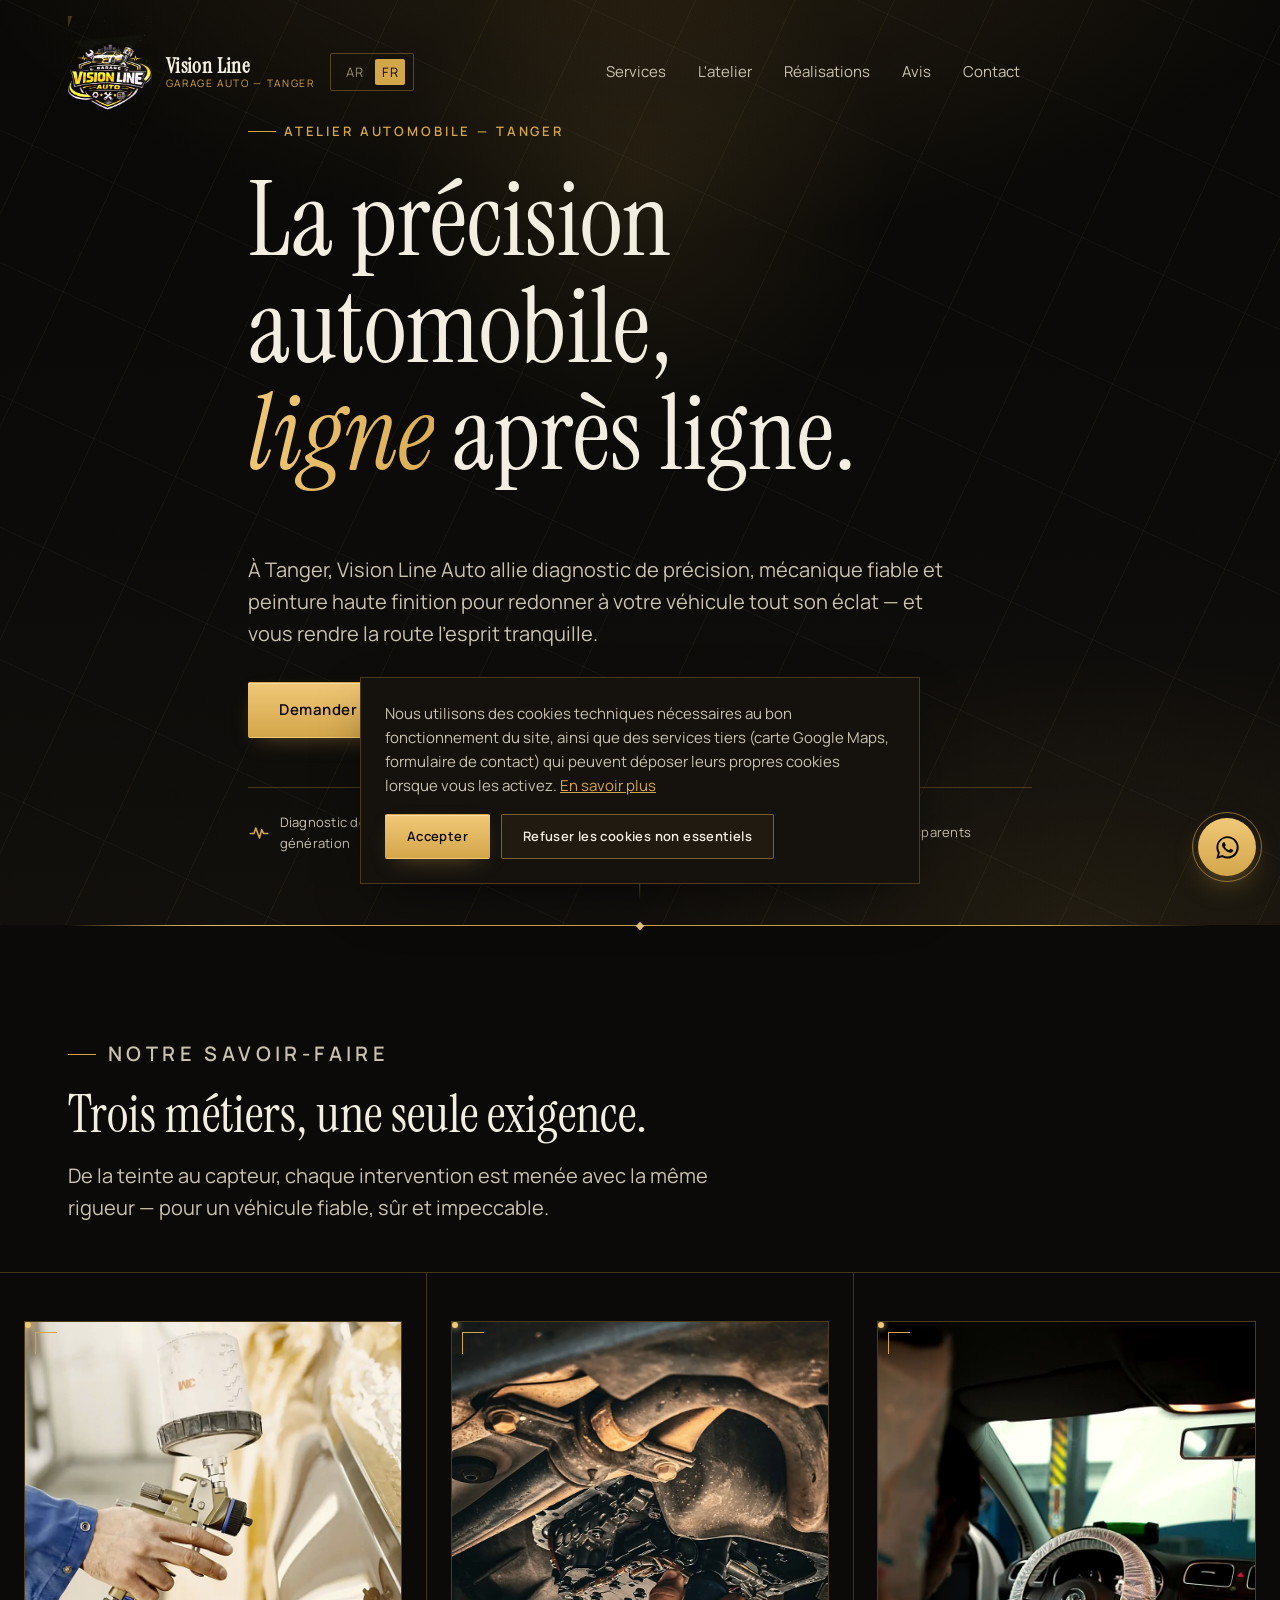
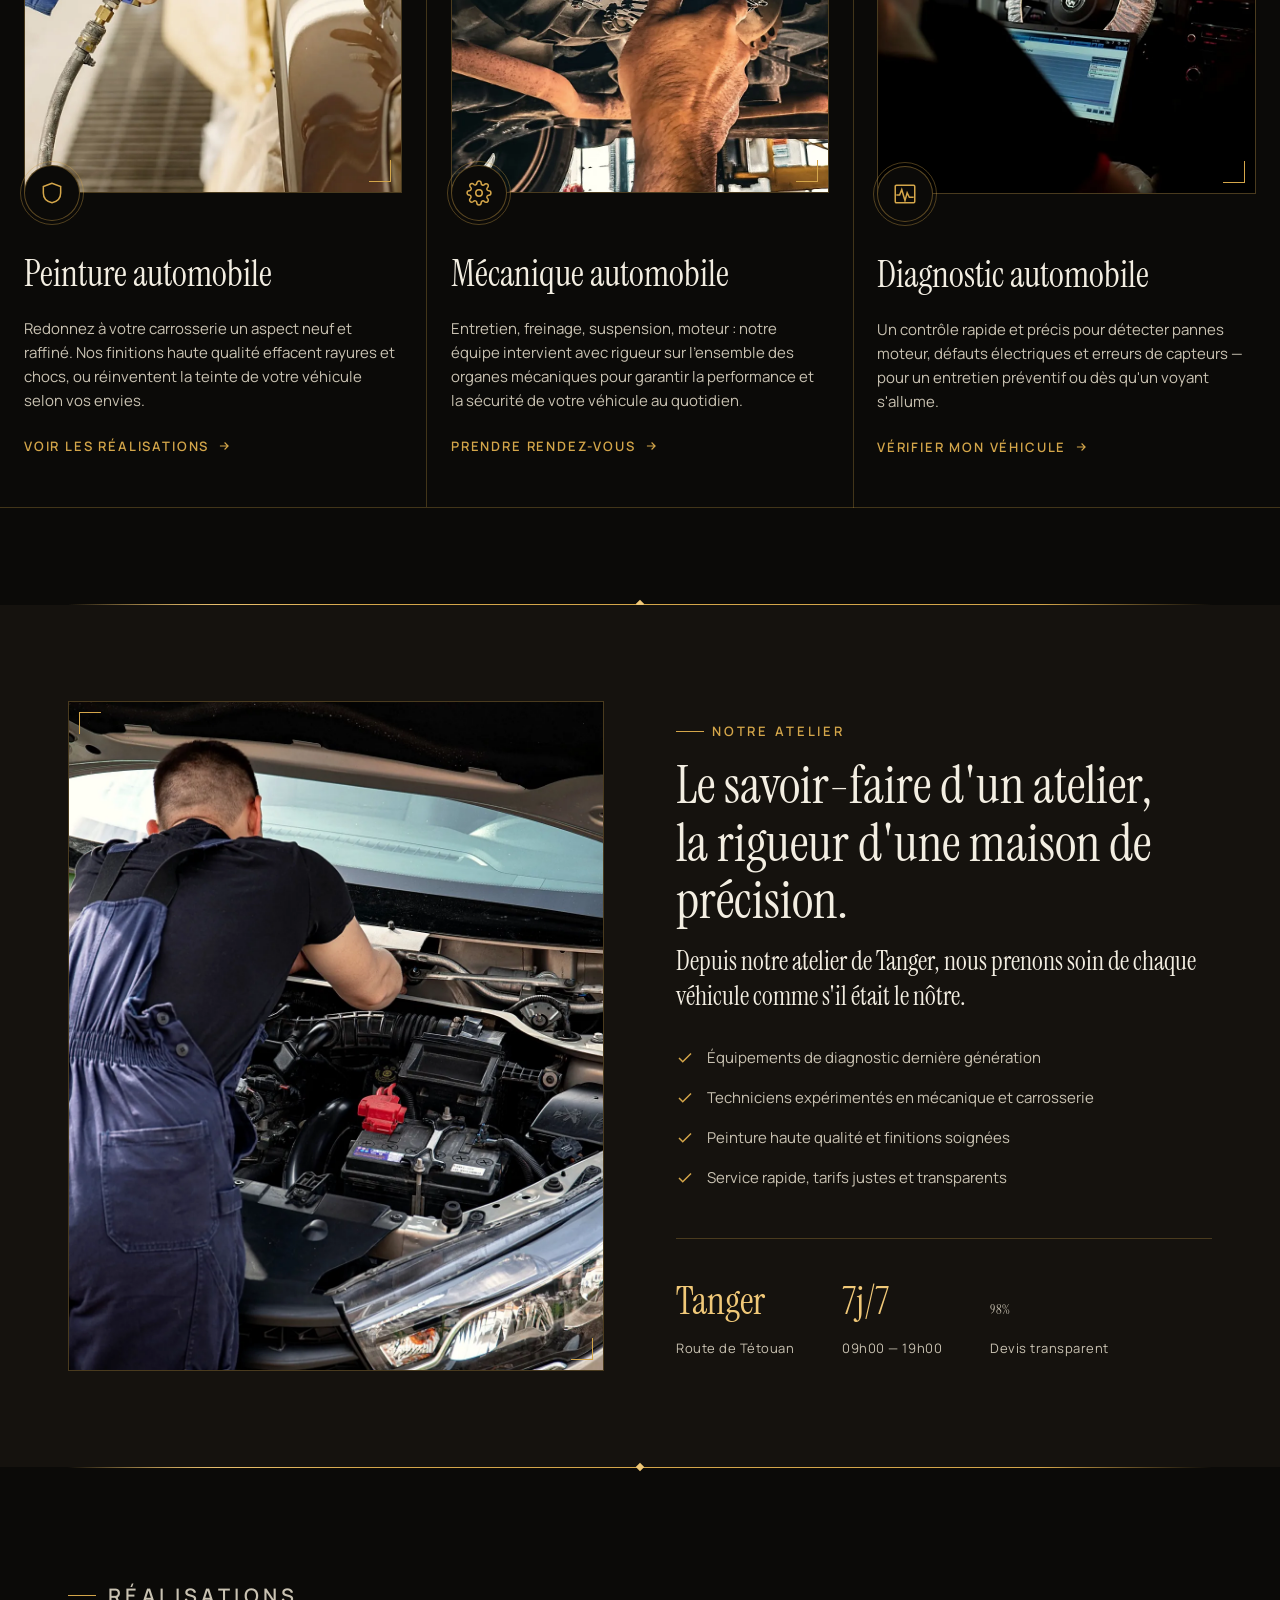
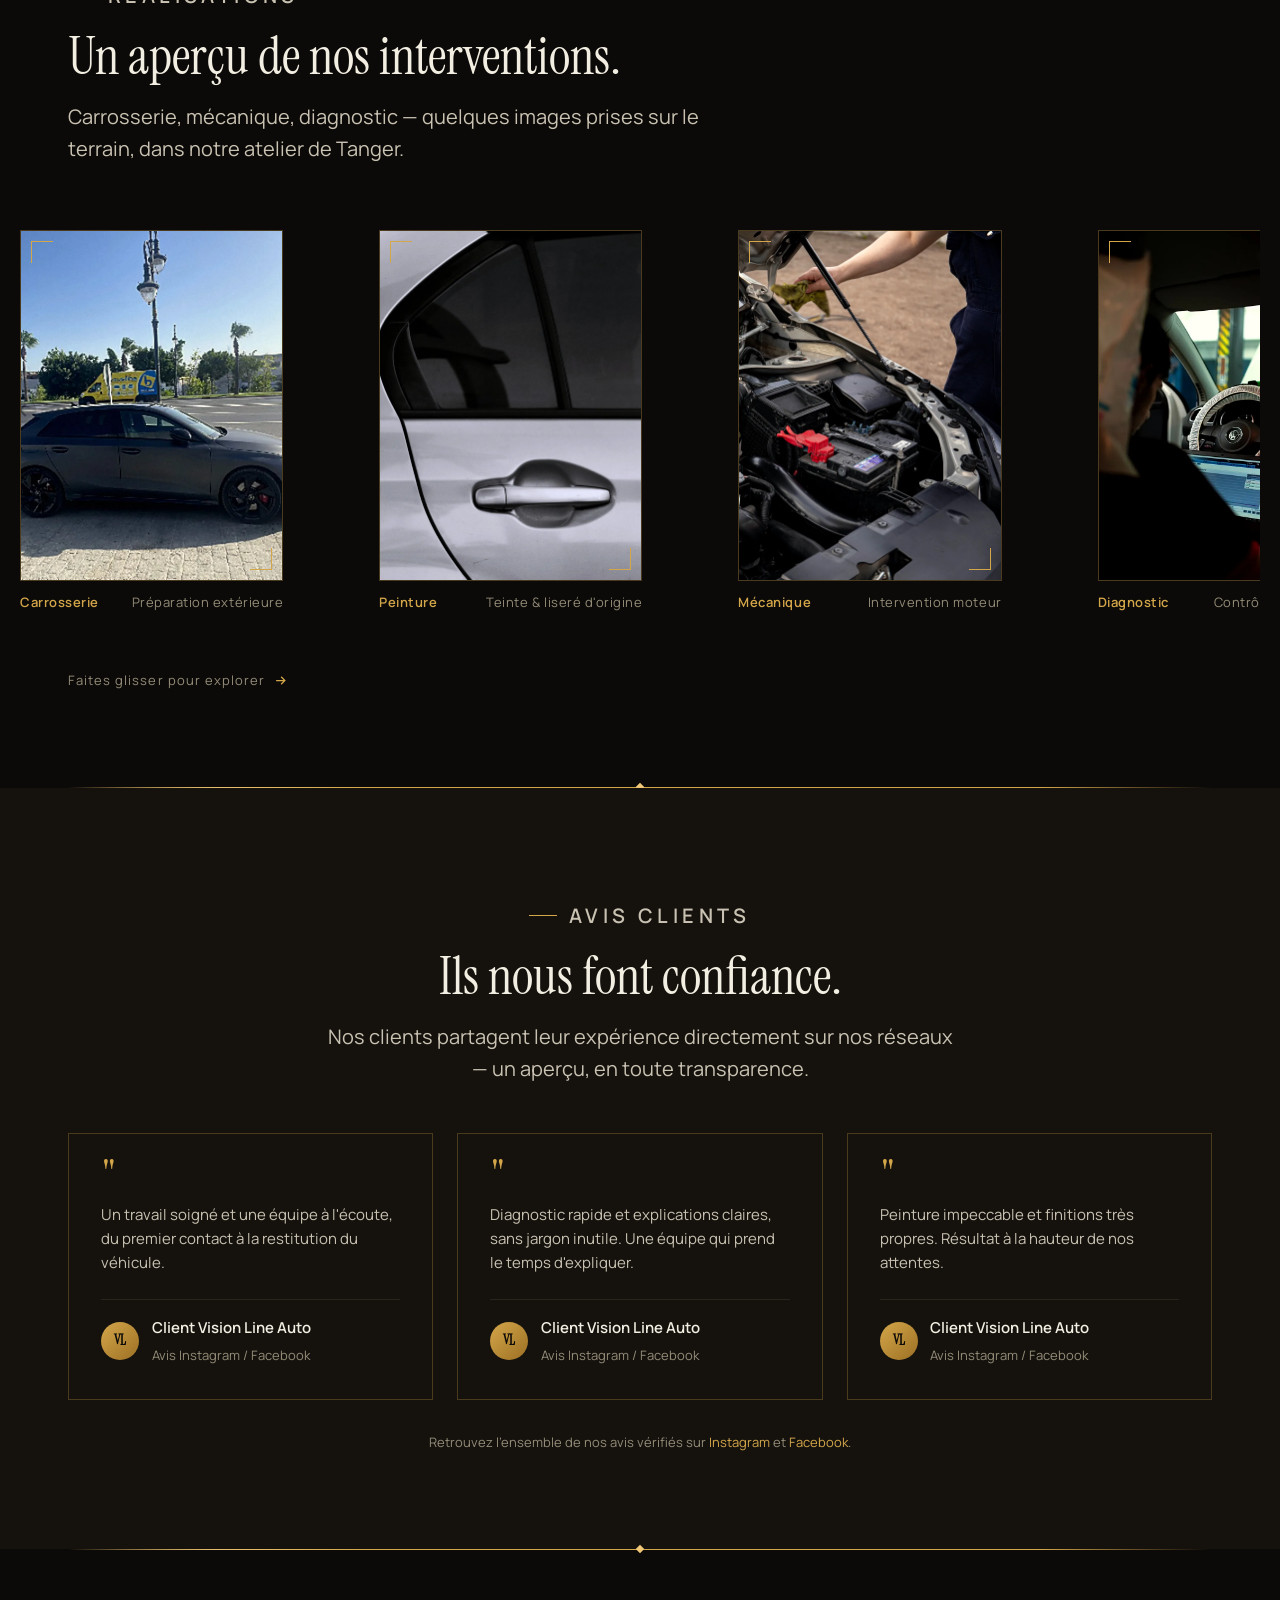
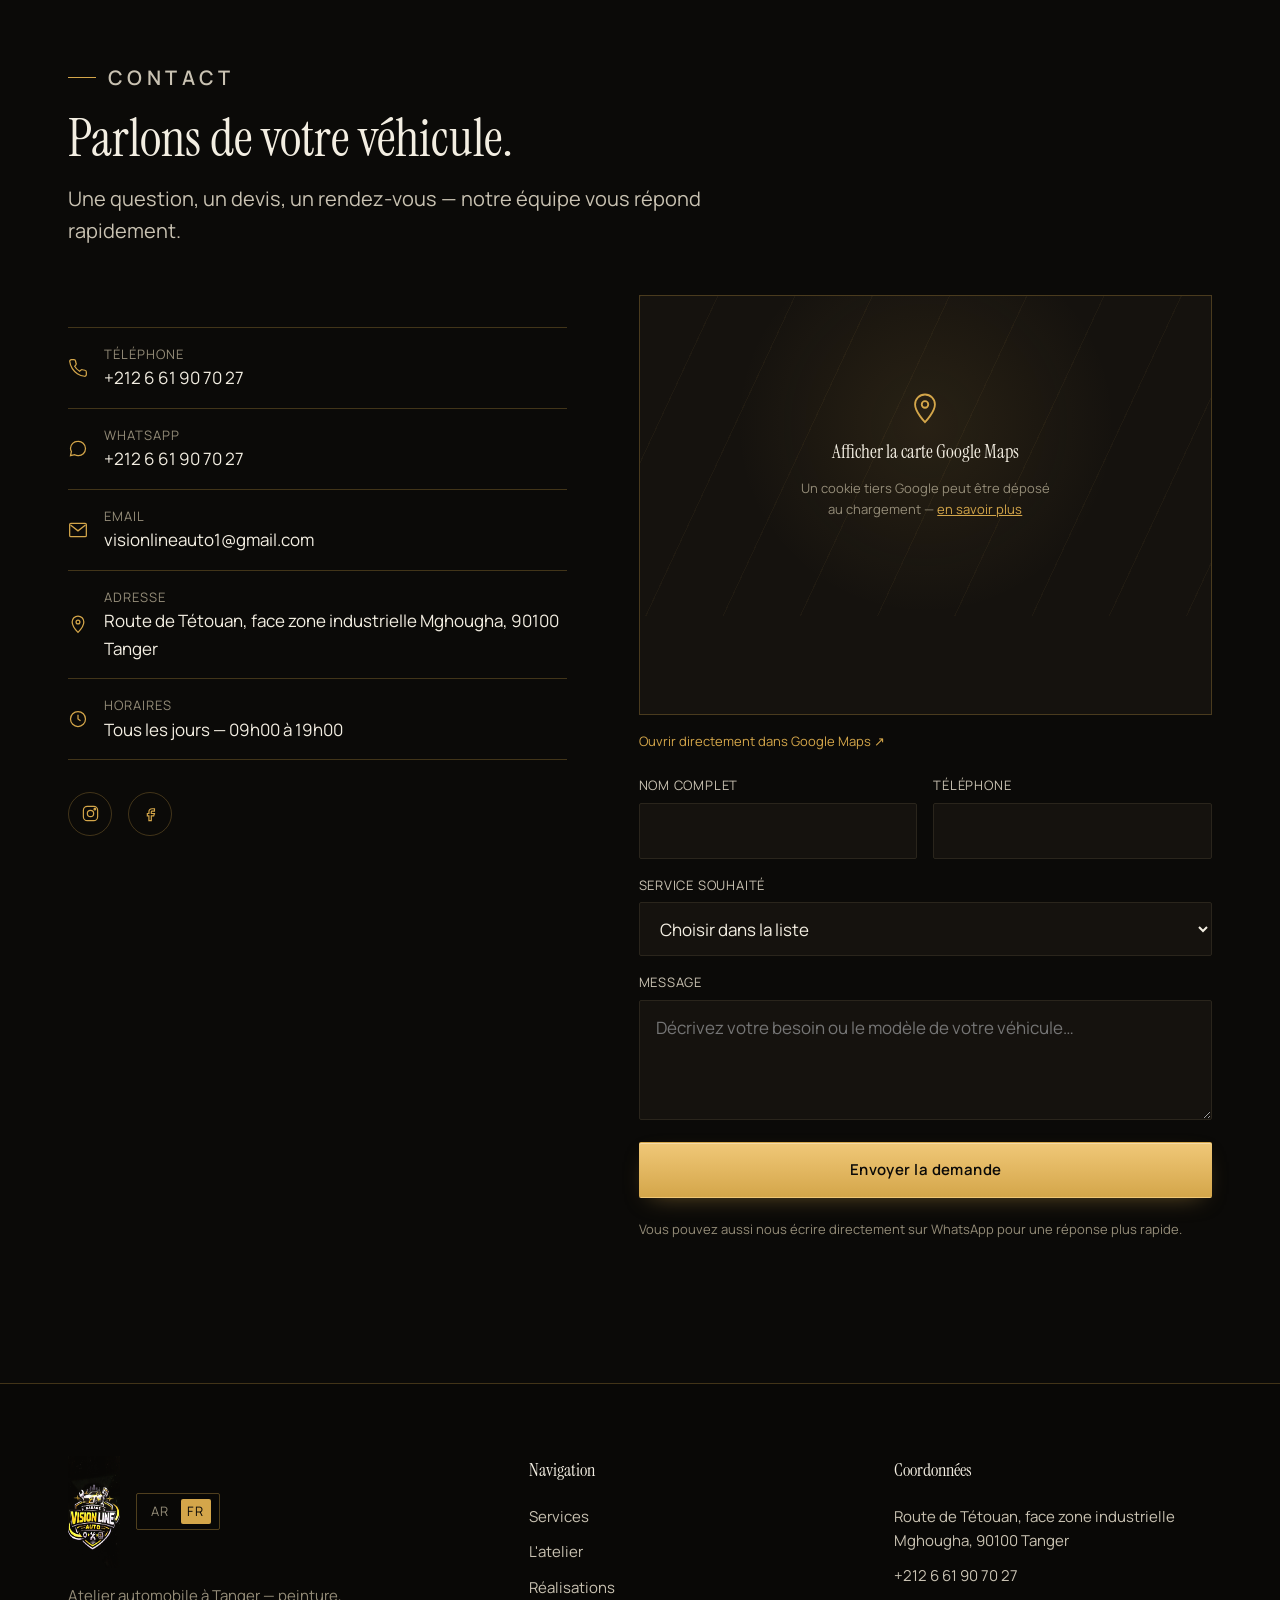
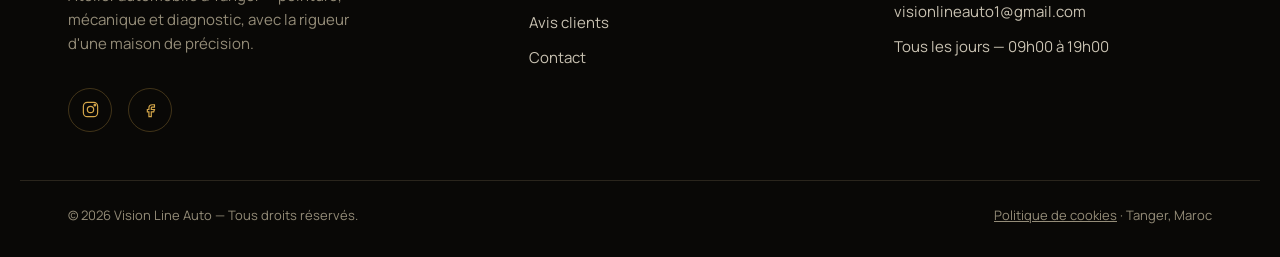
<file: index.html>
<!DOCTYPE html>
<html lang="fr">
<head>
<meta charset="UTF-8">
<meta name="viewport" content="width=device-width, initial-scale=1, viewport-fit=cover">
<title>Vision Line Auto — Carrosserie, Peinture &amp; Mécanique à Tanger</title>
<meta name="description" content="Vision Line Auto, atelier automobile à Tanger : peinture automobile haute finition, mécanique générale et diagnostic de précision. Devis rapide, tarifs transparents.">
<meta name="keywords" content="garage Tanger, peinture automobile Tanger, mécanique automobile Tanger, diagnostic automobile, carrosserie Tanger, Vision Line Auto">
<link rel="canonical" href="https://www.vision-line-auto.ma/">
<link rel="alternate" hreflang="fr" href="https://www.vision-line-auto.ma/">
<link rel="alternate" hreflang="ar" href="https://www.vision-line-auto.ma/ar/">
<link rel="alternate" hreflang="x-default" href="https://www.vision-line-auto.ma/">

<!-- Open Graph -->
<meta property="og:type" content="business.business">
<meta property="og:site_name" content="Vision Line Auto">
<meta property="og:title" content="Vision Line Auto — Carrosserie, Peinture &amp; Mécanique à Tanger">
<meta property="og:description" content="Peinture automobile, mécanique générale et diagnostic de précision. Atelier automobile premium à Tanger.">
<meta property="og:image" content="https://www.vision-line-auto.ma/assets/images/logo/logo-lg.png">
<meta property="og:url" content="https://www.vision-line-auto.ma/">
<meta property="og:locale" content="fr_MA">
<meta property="og:locale:alternate" content="ar_MA">
<meta name="twitter:card" content="summary_large_image">

<link rel="icon" href="favicon.svg" type="image/svg+xml">
<link rel="apple-touch-icon" href="assets/images/logo/logo-md.png">
<meta name="theme-color" content="#0b0a08">

<link rel="preconnect" href="https://fonts.googleapis.com">
<link rel="preconnect" href="https://fonts.gstatic.com" crossorigin>
<link href="https://fonts.googleapis.com/css2?family=Instrument+Serif:ital@0;1&family=Manrope:wght@400;500;600;700;800&display=swap" rel="stylesheet">
<link rel="stylesheet" href="assets/css/style.css?v=3">

<script type="application/ld+json">
{
  "@context": "https://schema.org",
  "@type": "AutoRepair",
  "name": "Vision Line Auto",
  "image": "https://www.vision-line-auto.ma/assets/images/logo/logo-lg.png",
  "url": "https://www.vision-line-auto.ma/",
  "telephone": "+212661907027",
  "email": "visionlineauto1@gmail.com",
  "priceRange": "$$",
  "address": {
    "@type": "PostalAddress",
    "streetAddress": "Route de Tétouan, en face de la zone industrielle Mghougha",
    "postalCode": "90100",
    "addressLocality": "Tanger",
    "addressCountry": "MA"
  },
  "openingHoursSpecification": [{
    "@type": "OpeningHoursSpecification",
    "dayOfWeek": ["Monday","Tuesday","Wednesday","Thursday","Friday","Saturday","Sunday"],
    "opens": "09:00",
    "closes": "19:00"
  }],
  "sameAs": [
    "https://www.instagram.com/vision_line_auto",
    "https://www.facebook.com/profile.php?id=61576056720210"
  ]
}
</script>
</head>
<body>
<a href="#main" class="skip-link">Aller au contenu</a>
<div class="scroll-progress" id="scrollProgress" aria-hidden="true"></div>

<header class="site-header" id="siteHeader">
  <div class="container header-inner">
    <div class="brand-group">
      <a href="#top" class="brand" aria-label="Vision Line Auto — Accueil">
        <span class="brand-mark"><picture><source srcset="assets/images/logo/logo-md.webp" type="image/webp"><img src="assets/images/logo/logo-md.png" alt="Vision Line Auto" width="42" height="55" decoding="async"></picture></span>
        <span class="brand-word"><strong>Vision Line</strong><span>Garage Auto — Tanger</span></span>
      </a>
      <div class="lang-switch" aria-label="Choix de la langue">
        <a href="ar/index.html">AR</a>
        <a href="index.html" class="active" aria-current="page">FR</a>
      </div>
    </div>
    <nav class="main-nav" aria-label="Navigation principale">
      <a href="#services">Services</a>
      <a href="#atelier">L'atelier</a>
      <a href="#realisations">Réalisations</a>
      <a href="#avis">Avis</a>
      <a href="#contact">Contact</a>
    </nav>
    <div class="header-actions">
      <a href="#contact" class="btn btn-gold" style="display:none" id="headerCta">Demander un devis</a>
      <button class="hamburger" id="hamburgerBtn" aria-expanded="false" aria-controls="mobileNav" aria-label="Ouvrir le menu">
        <span></span><span></span><span></span>
      </button>
    </div>
  </div>
</header>

<nav class="mobile-nav" id="mobileNav" aria-label="Navigation mobile">
  <a href="#services">Services</a>
  <a href="#atelier">L'atelier</a>
  <a href="#realisations">Réalisations</a>
  <a href="#avis">Avis</a>
  <a href="#contact">Contact</a>
  <a href="ar/index.html" style="color:var(--gold);margin-top:1rem;">العربية</a>
</nav>

<main id="main">

  <!-- ============ HERO ============ -->
  <section class="hero" id="top">
    <div class="hero-bg">
      <div class="weave"></div>
      <div class="grain"></div>
    </div>
    <div class="container hero-content">
      <p class="hero-eyebrow eyebrow">Atelier automobile — Tanger</p>
      <h1>La précision automobile,<br><em>ligne</em> après ligne.</h1>
      <svg class="thread-lead" viewBox="0 0 180 2" preserveAspectRatio="none" aria-hidden="true"><line x1="0" y1="1" x2="180" y2="1" stroke="url(#g1)" stroke-width="1"/><defs><linearGradient id="g1"><stop offset="0" stop-color="#D4A64A" stop-opacity="0"/><stop offset="0.5" stop-color="#F0C878"/><stop offset="1" stop-color="#D4A64A" stop-opacity="0"/></linearGradient></defs></svg>
      <p class="hero-lede">À Tanger, Vision Line Auto allie diagnostic de précision, mécanique fiable et peinture haute finition pour redonner à votre véhicule tout son éclat — et vous rendre la route l'esprit tranquille.</p>
      <div class="hero-ctas">
        <a href="#contact" class="btn btn-gold">Demander un devis</a>
        <a href="https://wa.me/212661907027?text=Bonjour%20Vision%20Line%20Auto%2C%20je%20souhaite%20avoir%20des%20informations." target="_blank" rel="noopener" class="btn btn-outline">
          <svg viewBox="0 0 24 24" fill="currentColor" width="18" height="18" aria-hidden="true"><path d="M12.04 2C6.58 2 2.13 6.45 2.13 11.91c0 1.79.47 3.47 1.29 4.94L2 22l5.29-1.39a9.9 9.9 0 0 0 4.75 1.21h.01c5.46 0 9.91-4.45 9.91-9.91C21.96 6.45 17.5 2 12.04 2Zm0 18.03h-.01a8.13 8.13 0 0 1-4.14-1.13l-.3-.18-3.14.82.84-3.06-.19-.31a8.12 8.12 0 0 1-1.25-4.36c0-4.49 3.66-8.15 8.16-8.15 2.18 0 4.22.85 5.76 2.39a8.1 8.1 0 0 1 2.39 5.77c0 4.49-3.66 8.21-8.12 8.21Zm4.47-6.13c-.24-.12-1.44-.71-1.67-.79-.22-.08-.39-.12-.55.12-.16.24-.63.79-.78.95-.14.16-.29.18-.53.06-.24-.12-1.02-.38-1.94-1.2-.72-.64-1.2-1.43-1.35-1.67-.14-.24-.02-.37.11-.49.11-.11.24-.29.36-.43.12-.14.16-.24.24-.41.08-.16.04-.31-.02-.43-.06-.12-.55-1.32-.75-1.81-.2-.48-.4-.41-.55-.42-.14-.01-.31-.01-.47-.01-.16 0-.43.06-.65.31-.22.24-.86.84-.86 2.04 0 1.2.88 2.36 1 2.52.12.16 1.73 2.64 4.19 3.7.59.25 1.04.4 1.4.52.59.19 1.12.16 1.54.1.47-.07 1.44-.59 1.64-1.15.2-.57.2-1.05.14-1.15-.06-.1-.22-.16-.46-.28Z"/></svg>
          WhatsApp
        </a>
      </div>
      <div class="hero-badges">
        <div class="hero-badge">
          <svg viewBox="0 0 24 24" fill="none" stroke="currentColor" stroke-width="1.7" stroke-linecap="round" stroke-linejoin="round" aria-hidden="true"><path d="M2.5 12.5h4l2-6 4 11 2.5-9 2 4h4.5"/></svg>
          <span>Diagnostic dernière génération</span>
        </div>
        <div class="hero-badge">
          <svg viewBox="0 0 24 24" fill="none" stroke="currentColor" stroke-width="1.4" aria-hidden="true"><path d="M12 3 4 6v6c0 5 3.5 8 8 9 4.5-1 8-4 8-9V6l-8-3Z"/></svg>
          <span>Peinture haute finition</span>
        </div>
        <div class="hero-badge">
          <svg viewBox="0 0 24 24" fill="none" stroke="currentColor" stroke-width="1.4" aria-hidden="true"><circle cx="12" cy="12" r="9"/><path d="M12 7v5l3 2"/></svg>
          <span>Intervention rapide</span>
        </div>
        <div class="hero-badge">
          <svg viewBox="0 0 24 24" fill="none" stroke="currentColor" stroke-width="1.4" stroke-linejoin="round" aria-hidden="true"><path d="M20.6 13.4 13 21l-9-9V4a1 1 0 0 1 1-1h8l7.6 7.4a2 2 0 0 1 0 3Z"/><circle cx="7.5" cy="7.5" r="1.4" fill="currentColor" stroke="none"/></svg>
          <span>Tarifs transparents</span>
        </div>
      </div>
    </div>
    <div class="scroll-cue" aria-hidden="true"><span>DÉCOUVRIR</span><span class="line"></span></div>
  </section>

  <div class="section-divider"><div class="thread" data-thread></div></div>

  <!-- ============ SERVICES ============ -->
  <section id="services">
    <div class="container">
      <div class="section-head reveal">
        <p class="eyebrow">Notre savoir-faire</p>
        <h2>Trois métiers, une seule exigence.</h2>
        <p>De la teinte au capteur, chaque intervention est menée avec la même rigueur — pour un véhicule fiable, sûr et impeccable.</p>
      </div>
    </div>
    <div class="services-grid reveal-stagger" data-reveal-group>
      <article class="service-card">
        <div class="framed service-photo photo-reveal">
          <picture>
            <source srcset="assets/images/real/service-peinture-pistolet.webp" type="image/webp">
            <img src="assets/images/real/service-peinture-pistolet.jpg" alt="Application de peinture au pistolet sur une carrosserie" loading="lazy" decoding="async" width="854" height="1280">
          </picture>
          <span class="orbit-dot" aria-hidden="true"></span>
        </div>
        <div class="service-icon">
          <svg viewBox="0 0 24 24" fill="none" stroke="currentColor" stroke-width="1.4"><path d="M12 3 4 6v6c0 5 3.5 8 8 9 4.5-1 8-4 8-9V6l-8-3Z"/></svg>
        </div>
        <h3>Peinture automobile</h3>
        <p>Redonnez à votre carrosserie un aspect neuf et raffiné. Nos finitions haute qualité effacent rayures et chocs, ou réinventent la teinte de votre véhicule selon vos envies.</p>
        <a href="#realisations" class="service-link">Voir les réalisations
          <svg viewBox="0 0 24 24" fill="none" stroke="currentColor" stroke-width="2"><path d="M5 12h14M13 6l6 6-6 6"/></svg>
        </a>
      </article>
      <article class="service-card">
        <div class="framed service-photo photo-reveal">
          <picture>
            <source srcset="assets/images/real/service-mecanique-transmission.webp" type="image/webp">
            <img src="assets/images/real/service-mecanique-transmission.jpg" alt="Intervention mécanique sous véhicule, boîte de vitesses" loading="lazy" decoding="async" width="960" height="1280">
          </picture>
          <span class="orbit-dot" aria-hidden="true"></span>
        </div>
        <div class="service-icon">
          <svg viewBox="0 0 24 24" fill="none" stroke="currentColor" stroke-width="1.4"><circle cx="12" cy="12" r="3"/><path d="M19.4 15a1.7 1.7 0 0 0 .3 1.9l.1.1a2 2 0 1 1-2.8 2.8l-.1-.1a1.7 1.7 0 0 0-1.9-.3 1.7 1.7 0 0 0-1 1.5V21a2 2 0 1 1-4 0v-.1a1.7 1.7 0 0 0-1.1-1.6 1.7 1.7 0 0 0-1.9.3l-.1.1a2 2 0 1 1-2.8-2.8l.1-.1a1.7 1.7 0 0 0 .3-1.9 1.7 1.7 0 0 0-1.5-1H3a2 2 0 1 1 0-4h.1a1.7 1.7 0 0 0 1.6-1.1 1.7 1.7 0 0 0-.3-1.9l-.1-.1a2 2 0 1 1 2.8-2.8l.1.1a1.7 1.7 0 0 0 1.9.3H9a1.7 1.7 0 0 0 1-1.5V3a2 2 0 1 1 4 0v.1a1.7 1.7 0 0 0 1 1.5 1.7 1.7 0 0 0 1.9-.3l.1-.1a2 2 0 1 1 2.8 2.8l-.1.1a1.7 1.7 0 0 0-.3 1.9V9a1.7 1.7 0 0 0 1.5 1H21a2 2 0 1 1 0 4h-.1a1.7 1.7 0 0 0-1.5 1Z"/></svg>
        </div>
        <h3>Mécanique automobile</h3>
        <p>Entretien, freinage, suspension, moteur : notre équipe intervient avec rigueur sur l'ensemble des organes mécaniques pour garantir la performance et la sécurité de votre véhicule au quotidien.</p>
        <a href="#contact" class="service-link">Prendre rendez-vous
          <svg viewBox="0 0 24 24" fill="none" stroke="currentColor" stroke-width="2"><path d="M5 12h14M13 6l6 6-6 6"/></svg>
        </a>
      </article>
      <article class="service-card">
        <div class="framed service-photo photo-reveal">
          <picture>
            <source srcset="assets/images/real/service-diagnostic-obd.webp" type="image/webp">
            <img src="assets/images/real/service-diagnostic-obd.jpg" alt="Diagnostic électronique OBD à bord du véhicule" loading="lazy" decoding="async" width="854" height="1280">
          </picture>
          <span class="orbit-dot" aria-hidden="true"></span>
        </div>
        <div class="service-icon">
          <svg viewBox="0 0 24 24" fill="none" stroke="currentColor" stroke-width="1.4"><path d="M4 13h3l2-5 3 10 2-7 2 4h4"/><rect x="3" y="4" width="18" height="16" rx="1"/></svg>
        </div>
        <h3>Diagnostic automobile</h3>
        <p>Un contrôle rapide et précis pour détecter pannes moteur, défauts électriques et erreurs de capteurs — pour un entretien préventif ou dès qu'un voyant s'allume.</p>
        <a href="#contact" class="service-link">Vérifier mon véhicule
          <svg viewBox="0 0 24 24" fill="none" stroke="currentColor" stroke-width="2"><path d="M5 12h14M13 6l6 6-6 6"/></svg>
        </a>
      </article>
    </div>
  </section>

  <div class="section-divider"><div class="thread" data-thread></div></div>

  <!-- ============ ABOUT / ATELIER ============ -->
  <section id="atelier" class="bg-ink">
    <div class="container about-grid">
      <div class="about-media reveal">
        <div class="framed photo-reveal">
          <picture>
            <source srcset="assets/images/real/atelier-technicien-capot.webp" type="image/webp">
            <img src="assets/images/real/atelier-technicien-capot.jpg" alt="Technicien Vision Line Auto intervenant sous le capot d'un véhicule à Tanger" loading="lazy" decoding="async" width="1120" height="1400">
          </picture>
        </div>
      </div>
      <div class="about-text reveal">
        <p class="eyebrow">Notre atelier</p>
        <h2 style="font-family:var(--font-display);font-weight:400;font-size:var(--fs-xl);line-height:1.1;margin-top:var(--sp-2);">Le savoir-faire d'un atelier,<br>la rigueur d'une maison de précision.</h2>
        <p class="lede">Depuis notre atelier de Tanger, nous prenons soin de chaque véhicule comme s'il était le nôtre.</p>
        <ul class="about-list">
          <li><svg viewBox="0 0 24 24" fill="none" stroke="currentColor" stroke-width="2"><path d="M20 6 9 17l-5-5"/></svg>Équipements de diagnostic dernière génération</li>
          <li><svg viewBox="0 0 24 24" fill="none" stroke="currentColor" stroke-width="2"><path d="M20 6 9 17l-5-5"/></svg>Techniciens expérimentés en mécanique et carrosserie</li>
          <li><svg viewBox="0 0 24 24" fill="none" stroke="currentColor" stroke-width="2"><path d="M20 6 9 17l-5-5"/></svg>Peinture haute qualité et finitions soignées</li>
          <li><svg viewBox="0 0 24 24" fill="none" stroke="currentColor" stroke-width="2"><path d="M20 6 9 17l-5-5"/></svg>Service rapide, tarifs justes et transparents</li>
        </ul>
        <div class="stat-row">
          <div class="stat"><b>Tanger</b><span>Route de Tétouan</span></div>
          <div class="stat"><b>7j/7</b><span>09h00 — 19h00</span></div>
          <div class="stat"><b><span data-count-to="100" data-count-suffix="%">0%</span></b><span>Devis transparent</span></div>
        </div>
      </div>
    </div>
  </section>

  <div class="section-divider"><div class="thread" data-thread></div></div>

  <!-- ============ GALLERY ============ -->
  <section id="realisations">
    <div class="container">
      <div class="section-head reveal">
        <p class="eyebrow">Réalisations</p>
        <h2>Un aperçu de nos interventions.</h2>
        <p>Carrosserie, mécanique, diagnostic — quelques images prises sur le terrain, dans notre atelier de Tanger.</p>
      </div>
    </div>
    <div class="container">
      <div class="gallery-strip reveal" data-gallery>
        <figure class="gallery-item">
          <div class="framed photo-reveal">
            <picture>
              <source srcset="assets/images/real/atelier-vehicule-exterieur.webp" type="image/webp">
              <img src="assets/images/real/atelier-vehicule-exterieur.jpg" alt="Véhicule pris en charge par Vision Line Auto avant intervention" loading="lazy" decoding="async" width="660" height="774">
            </picture>
          </div>
          <figcaption class="cap"><b>Carrosserie</b><span>Préparation extérieure</span></figcaption>
        </figure>
        <figure class="gallery-item">
          <div class="framed photo-reveal">
            <picture>
              <source srcset="assets/images/real/atelier-carrosserie-teinte.webp" type="image/webp">
              <img src="assets/images/real/atelier-carrosserie-teinte.jpg" alt="Détail de portière et finition carrosserie après reprise de teinte" loading="lazy" decoding="async" width="1050" height="1400">
            </picture>
          </div>
          <figcaption class="cap"><b>Peinture</b><span>Teinte &amp; liseré d'origine</span></figcaption>
        </figure>
        <figure class="gallery-item">
          <div class="framed photo-reveal">
            <picture>
              <source srcset="assets/images/real/atelier-mecanique-intervention.webp" type="image/webp">
              <img src="assets/images/real/atelier-mecanique-intervention.jpg" alt="Technicien nettoyant le compartiment moteur lors d'une intervention mécanique" loading="lazy" decoding="async" width="1050" height="1400">
            </picture>
          </div>
          <figcaption class="cap"><b>Mécanique</b><span>Intervention moteur</span></figcaption>
        </figure>
        <figure class="gallery-item">
          <div class="framed photo-reveal">
            <picture>
              <source srcset="assets/images/real/service-diagnostic-obd.webp" type="image/webp">
              <img src="assets/images/real/service-diagnostic-obd.jpg" alt="Contrôle diagnostic électronique à bord du véhicule" loading="lazy" decoding="async" width="854" height="1280">
            </picture>
          </div>
          <figcaption class="cap"><b>Diagnostic</b><span>Contrôle électronique</span></figcaption>
        </figure>
        <figure class="gallery-item">
          <div class="framed photo-reveal">
            <picture>
              <source srcset="assets/images/real/atelier-finition-optique.webp" type="image/webp">
              <img src="assets/images/real/atelier-finition-optique.jpg" alt="Détail de finition carrosserie et optique avant" loading="lazy" decoding="async" width="1050" height="1400">
            </picture>
          </div>
          <figcaption class="cap"><b>Finition</b><span>Détail optique</span></figcaption>
        </figure>
        <figure class="gallery-item">
          <div class="framed photo-reveal">
            <picture>
              <source srcset="assets/images/real/service-mecanique-transmission.webp" type="image/webp">
              <img src="assets/images/real/service-mecanique-transmission.jpg" alt="Contrôle et entretien de la transmission" loading="lazy" decoding="async" width="960" height="1280">
            </picture>
          </div>
          <figcaption class="cap"><b>Entretien</b><span>Contrôle &amp; maintenance</span></figcaption>
        </figure>
      </div>
      <p class="gallery-hint">Faites glisser pour explorer
        <svg viewBox="0 0 24 24" fill="none" stroke="currentColor" stroke-width="2"><path d="M5 12h14M13 6l6 6-6 6"/></svg>
      </p>
    </div>
  </section>

  <div class="section-divider"><div class="thread" data-thread></div></div>

  <!-- ============ TESTIMONIALS / SOCIAL PROOF ============ -->
  <section id="avis" class="bg-ink">
    <div class="container">
      <div class="section-head centered reveal">
        <p class="eyebrow">Avis clients</p>
        <h2>Ils nous font confiance.</h2>
        <p>Nos clients partagent leur expérience directement sur nos réseaux — un aperçu, en toute transparence.</p>
      </div>
      <div class="testi-grid reveal-stagger" data-reveal-group>
        <article class="testi-card">
          <span class="testi-quote">"</span>
          <p class="body">Un travail soigné et une équipe à l'écoute, du premier contact à la restitution du véhicule.</p>
          <div class="testi-person">
            <div class="testi-avatar">VL</div>
            <div><b>Client Vision Line Auto</b><span>Avis Instagram / Facebook</span></div>
          </div>
        </article>
        <article class="testi-card">
          <span class="testi-quote">"</span>
          <p class="body">Diagnostic rapide et explications claires, sans jargon inutile. Une équipe qui prend le temps d'expliquer.</p>
          <div class="testi-person">
            <div class="testi-avatar">VL</div>
            <div><b>Client Vision Line Auto</b><span>Avis Instagram / Facebook</span></div>
          </div>
        </article>
        <article class="testi-card">
          <span class="testi-quote">"</span>
          <p class="body">Peinture impeccable et finitions très propres. Résultat à la hauteur de nos attentes.</p>
          <div class="testi-person">
            <div class="testi-avatar">VL</div>
            <div><b>Client Vision Line Auto</b><span>Avis Instagram / Facebook</span></div>
          </div>
        </article>
      </div>
      <p class="testi-note">Retrouvez l'ensemble de nos avis vérifiés sur
        <a href="https://www.instagram.com/vision_line_auto" target="_blank" rel="noopener" class="text-gold">Instagram</a> et
        <a href="https://www.facebook.com/profile.php?id=61576056720210" target="_blank" rel="noopener" class="text-gold">Facebook</a>.
      </p>
    </div>
  </section>

  <div class="section-divider"><div class="thread" data-thread></div></div>

  <!-- ============ CONTACT ============ -->
  <section id="contact">
    <div class="container">
      <div class="section-head reveal">
        <p class="eyebrow">Contact</p>
        <h2>Parlons de votre véhicule.</h2>
        <p>Une question, un devis, un rendez-vous — notre équipe vous répond rapidement.</p>
      </div>
      <div class="contact-grid">
        <div class="reveal">
          <div class="contact-rows">
            <a class="contact-row" href="tel:+212661907027">
              <svg viewBox="0 0 24 24" fill="none" stroke="currentColor" stroke-width="1.5"><path d="M22 16.9v3a2 2 0 0 1-2.2 2 19.8 19.8 0 0 1-8.6-3.1 19.5 19.5 0 0 1-6-6A19.8 19.8 0 0 1 2.1 4.2 2 2 0 0 1 4.1 2h3a2 2 0 0 1 2 1.7c.1.9.3 1.8.6 2.7a2 2 0 0 1-.4 2.1L8 9.9a16 16 0 0 0 6 6l1.4-1.4a2 2 0 0 1 2.1-.4c.9.3 1.8.5 2.7.6a2 2 0 0 1 1.8 2Z"/></svg>
              <span><span class="label">Téléphone</span><span class="value">+212 6 61 90 70 27</span></span>
            </a>
            <a class="contact-row" href="https://wa.me/212661907027" target="_blank" rel="noopener">
              <svg viewBox="0 0 24 24" fill="none" stroke="currentColor" stroke-width="1.5"><path d="M21 11.5a8.4 8.4 0 0 1-8.9 8.4 8.5 8.5 0 0 1-4-1L3 20l1.1-5a8.5 8.5 0 0 1-1.1-4A8.4 8.4 0 0 1 11.5 3 8.5 8.5 0 0 1 21 11.5Z"/></svg>
              <span><span class="label">WhatsApp</span><span class="value">+212 6 61 90 70 27</span></span>
            </a>
            <a class="contact-row" href="mailto:visionlineauto1@gmail.com">
              <svg viewBox="0 0 24 24" fill="none" stroke="currentColor" stroke-width="1.5"><rect x="2" y="4" width="20" height="16" rx="1.5"/><path d="m3 6 9 7 9-7"/></svg>
              <span><span class="label">Email</span><span class="value">visionlineauto1@gmail.com</span></span>
            </a>
            <a class="contact-row" href="https://www.google.com/maps?q=P6RG+99X+Garage+Vision+Line+Auto,+Tangier&ftid=0xd0b810054f9e125:0x547f9bc7f16740e9" target="_blank" rel="noopener">
              <svg viewBox="0 0 24 24" fill="none" stroke="currentColor" stroke-width="1.5"><path d="M12 22s7-7.2 7-12.5A7 7 0 0 0 5 9.5C5 14.8 12 22 12 22Z"/><circle cx="12" cy="9.5" r="2.3"/></svg>
              <span><span class="label">Adresse</span><span class="value">Route de Tétouan, face zone industrielle Mghougha, 90100 Tanger</span></span>
            </a>
            <div class="contact-row">
              <svg viewBox="0 0 24 24" fill="none" stroke="currentColor" stroke-width="1.5"><circle cx="12" cy="12" r="9"/><path d="M12 7v5l3 2"/></svg>
              <span><span class="label">Horaires</span><span class="value">Tous les jours — 09h00 à 19h00</span></span>
            </div>
          </div>
          <div class="social-row">
            <a class="social-btn" href="https://www.instagram.com/vision_line_auto" target="_blank" rel="noopener" aria-label="Instagram Vision Line Auto">
              <svg viewBox="0 0 24 24" fill="none" stroke="currentColor" stroke-width="1.5"><rect x="3" y="3" width="18" height="18" rx="5"/><circle cx="12" cy="12" r="4"/><circle cx="17.5" cy="6.5" r="1"/></svg>
            </a>
            <a class="social-btn" href="https://www.facebook.com/profile.php?id=61576056720210" target="_blank" rel="noopener" aria-label="Facebook Vision Line Auto">
              <svg viewBox="0 0 24 24" fill="none" stroke="currentColor" stroke-width="1.5"><path d="M14 9h3V6h-3a4 4 0 0 0-4 4v2H8v3h2v6h3v-6h3l1-3h-4v-2a1 1 0 0 1 1-1Z"/></svg>
            </a>
          </div>
        </div>

        <div class="reveal">
          <div class="map-frame" id="mapFrame" style="margin-bottom:var(--sp-3);" data-map-src="https://www.google.com/maps?q=Garage+Vision+Line+Auto,+P6RG%2B99X+Tangier&ftid=0xd0b810054f9e125:0x547f9bc7f16740e9&output=embed">
            <button type="button" class="map-placeholder" id="mapLoadBtn">
              <svg viewBox="0 0 24 24" fill="none" stroke="currentColor" stroke-width="1.3" aria-hidden="true"><path d="M12 22s7-7.2 7-12.5A7 7 0 0 0 5 9.5C5 14.8 12 22 12 22Z"/><circle cx="12" cy="9.5" r="2.3"/></svg>
              <span>Afficher la carte Google Maps</span>
              <small>Un cookie tiers Google peut être déposé au chargement — <a href="politique-cookies.html">en savoir plus</a></small>
            </button>
          </div>
          <p style="margin-top:-0.5rem;margin-bottom:var(--sp-3);font-size:var(--fs-xs);">
            <a href="https://www.google.com/maps?q=P6RG+99X+Garage+Vision+Line+Auto,+Tangier&ftid=0xd0b810054f9e125:0x547f9bc7f16740e9&entry=gps" target="_blank" rel="noopener" style="color:var(--gold);">Ouvrir directement dans Google Maps ↗</a>
          </p>
          <form class="contact-form" id="contactForm" action="https://formsubmit.co/visionlineauto1@gmail.com" method="POST">
            <input type="hidden" name="_subject" value="Nouvelle demande — Vision Line Auto">
            <input type="hidden" name="_template" value="table">
            <input type="hidden" name="_captcha" value="false">
            <input type="text" name="_honey" style="display:none">
            <div class="field-row">
              <div class="field">
                <label for="name">Nom complet</label>
                <input id="name" name="Nom" type="text" required autocomplete="name">
              </div>
              <div class="field">
                <label for="phone">Téléphone</label>
                <input id="phone" name="Téléphone" type="tel" required autocomplete="tel">
              </div>
            </div>
            <div class="field">
              <label for="service">Service souhaité</label>
              <select id="service" name="Service" required>
                <option value="" selected disabled>Choisir dans la liste</option>
                <option>Peinture automobile</option>
                <option>Mécanique automobile</option>
                <option>Diagnostic automobile</option>
                <option>Autre demande</option>
              </select>
            </div>
            <div class="field">
              <label for="message">Message</label>
              <textarea id="message" name="Message" required placeholder="Décrivez votre besoin ou le modèle de votre véhicule…"></textarea>
            </div>
            <button type="submit" class="btn btn-gold" style="margin-top:0.4rem;">Envoyer la demande</button>
            <p class="form-note">Vous pouvez aussi nous écrire directement sur WhatsApp pour une réponse plus rapide.</p>
            <p class="form-status" id="formStatus" role="status"></p>
          </form>
        </div>
      </div>
    </div>
  </section>

</main>

<footer class="site-footer">
  <div class="container footer-grid">
    <div class="footer-brand">
      <div class="footer-brand-top">
        <picture><source srcset="assets/images/logo/logo-md.webp" type="image/webp"><img src="assets/images/logo/logo-md.png" alt="Vision Line Auto" width="52" height="68" loading="lazy" decoding="async"></picture>
        <div class="lang-switch" aria-label="Choix de la langue">
          <a href="ar/index.html">AR</a>
          <a href="index.html" class="active" aria-current="page">FR</a>
        </div>
      </div>
      <p>Atelier automobile à Tanger — peinture, mécanique et diagnostic, avec la rigueur d'une maison de précision.</p>
      <div class="social-row">
        <a class="social-btn" href="https://www.instagram.com/vision_line_auto" target="_blank" rel="noopener" aria-label="Instagram"><svg viewBox="0 0 24 24" fill="none" stroke="currentColor" stroke-width="1.5"><rect x="3" y="3" width="18" height="18" rx="5"/><circle cx="12" cy="12" r="4"/><circle cx="17.5" cy="6.5" r="1"/></svg></a>
        <a class="social-btn" href="https://www.facebook.com/profile.php?id=61576056720210" target="_blank" rel="noopener" aria-label="Facebook"><svg viewBox="0 0 24 24" fill="none" stroke="currentColor" stroke-width="1.5"><path d="M14 9h3V6h-3a4 4 0 0 0-4 4v2H8v3h2v6h3v-6h3l1-3h-4v-2a1 1 0 0 1 1-1Z"/></svg></a>
      </div>
    </div>
    <div class="footer-col">
      <h4>Navigation</h4>
      <a href="#services">Services</a>
      <a href="#atelier">L'atelier</a>
      <a href="#realisations">Réalisations</a>
      <a href="#avis">Avis clients</a>
      <a href="#contact">Contact</a>
    </div>
    <div class="footer-col">
      <h4>Coordonnées</h4>
      <p>Route de Tétouan, face zone industrielle Mghougha, 90100 Tanger</p>
      <a href="tel:+212661907027">+212 6 61 90 70 27</a>
      <a href="mailto:visionlineauto1@gmail.com">visionlineauto1@gmail.com</a>
      <p>Tous les jours — 09h00 à 19h00</p>
    </div>
  </div>
  <div class="container footer-bottom">
    <span>© <span id="year"></span> Vision Line Auto — Tous droits réservés.</span>
    <span><a href="politique-cookies.html" style="color:inherit;text-decoration:underline;">Politique de cookies</a> · Tanger, Maroc</span>
  </div>
</footer>

<div class="cookie-banner" id="cookieBanner" role="dialog" aria-live="polite" aria-label="Consentement aux cookies">
  <p>Nous utilisons des cookies techniques nécessaires au bon fonctionnement du site, ainsi que des services tiers (carte Google Maps, formulaire de contact) qui peuvent déposer leurs propres cookies lorsque vous les activez. <a href="politique-cookies.html">En savoir plus</a></p>
  <div class="cookie-actions">
    <button type="button" class="btn btn-gold" id="cookieAccept">Accepter</button>
    <button type="button" class="btn btn-outline" id="cookieDecline">Refuser les cookies non essentiels</button>
  </div>
</div>

<a href="https://wa.me/212661907027?text=Bonjour%20Vision%20Line%20Auto%2C%20je%20souhaite%20avoir%20des%20informations." target="_blank" rel="noopener" class="whatsapp-float" aria-label="Contacter Vision Line Auto sur WhatsApp">
  <svg viewBox="0 0 24 24" fill="currentColor" aria-hidden="true"><path d="M12.04 2C6.58 2 2.13 6.45 2.13 11.91c0 1.79.47 3.47 1.29 4.94L2 22l5.29-1.39a9.9 9.9 0 0 0 4.75 1.21h.01c5.46 0 9.91-4.45 9.91-9.91C21.96 6.45 17.5 2 12.04 2Zm0 18.03h-.01a8.13 8.13 0 0 1-4.14-1.13l-.3-.18-3.14.82.84-3.06-.19-.31a8.12 8.12 0 0 1-1.25-4.36c0-4.49 3.66-8.15 8.16-8.15 2.18 0 4.22.85 5.76 2.39a8.1 8.1 0 0 1 2.39 5.77c0 4.49-3.66 8.21-8.12 8.21Zm4.47-6.13c-.24-.12-1.44-.71-1.67-.79-.22-.08-.39-.12-.55.12-.16.24-.63.79-.78.95-.14.16-.29.18-.53.06-.24-.12-1.02-.38-1.94-1.2-.72-.64-1.2-1.43-1.35-1.67-.14-.24-.02-.37.11-.49.11-.11.24-.29.36-.43.12-.14.16-.24.24-.41.08-.16.04-.31-.02-.43-.06-.12-.55-1.32-.75-1.81-.2-.48-.4-.41-.55-.42-.14-.01-.31-.01-.47-.01-.16 0-.43.06-.65.31-.22.24-.86.84-.86 2.04 0 1.2.88 2.36 1 2.52.12.16 1.73 2.64 4.19 3.7.59.25 1.04.4 1.4.52.59.19 1.12.16 1.54.1.47-.07 1.44-.59 1.64-1.15.2-.57.2-1.05.14-1.15-.06-.1-.22-.16-.46-.28Z"/></svg>
</a>

<script src="assets/js/main.js" defer></script>
</body>
</html>
</file>
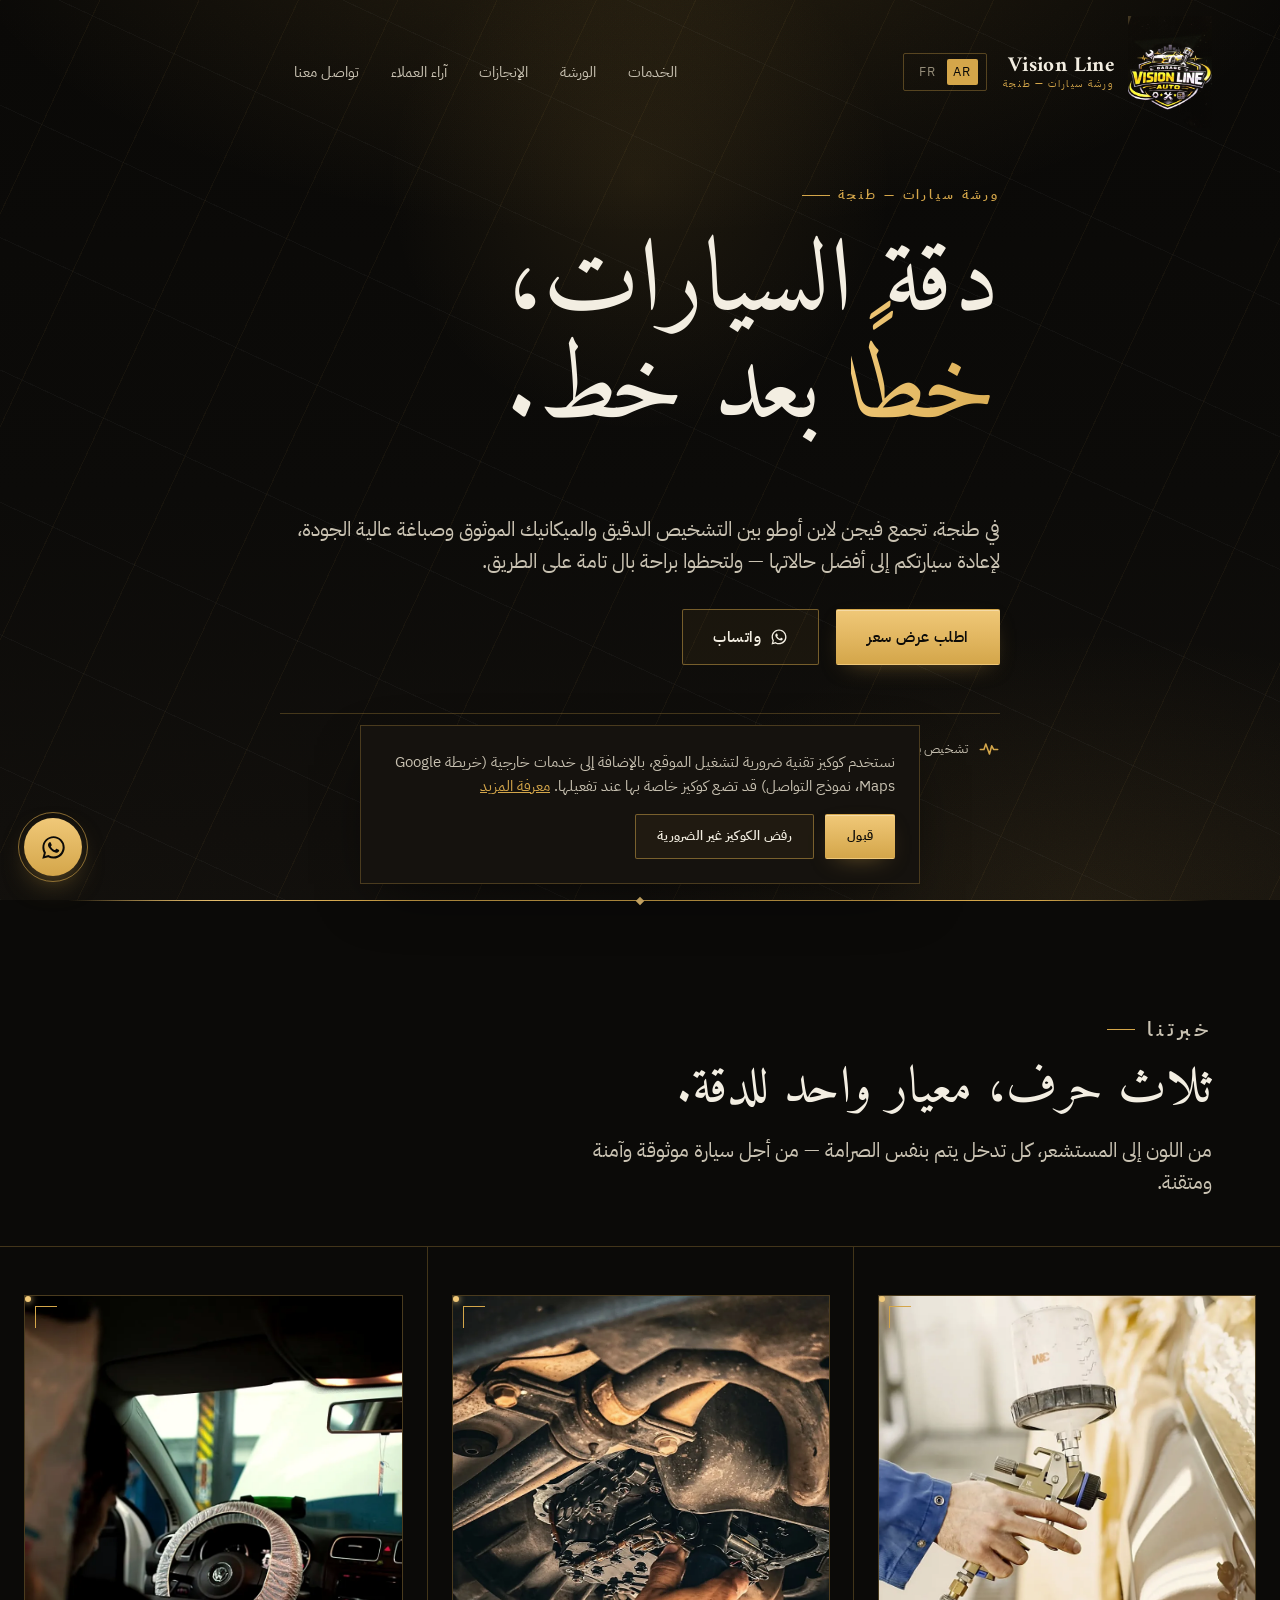
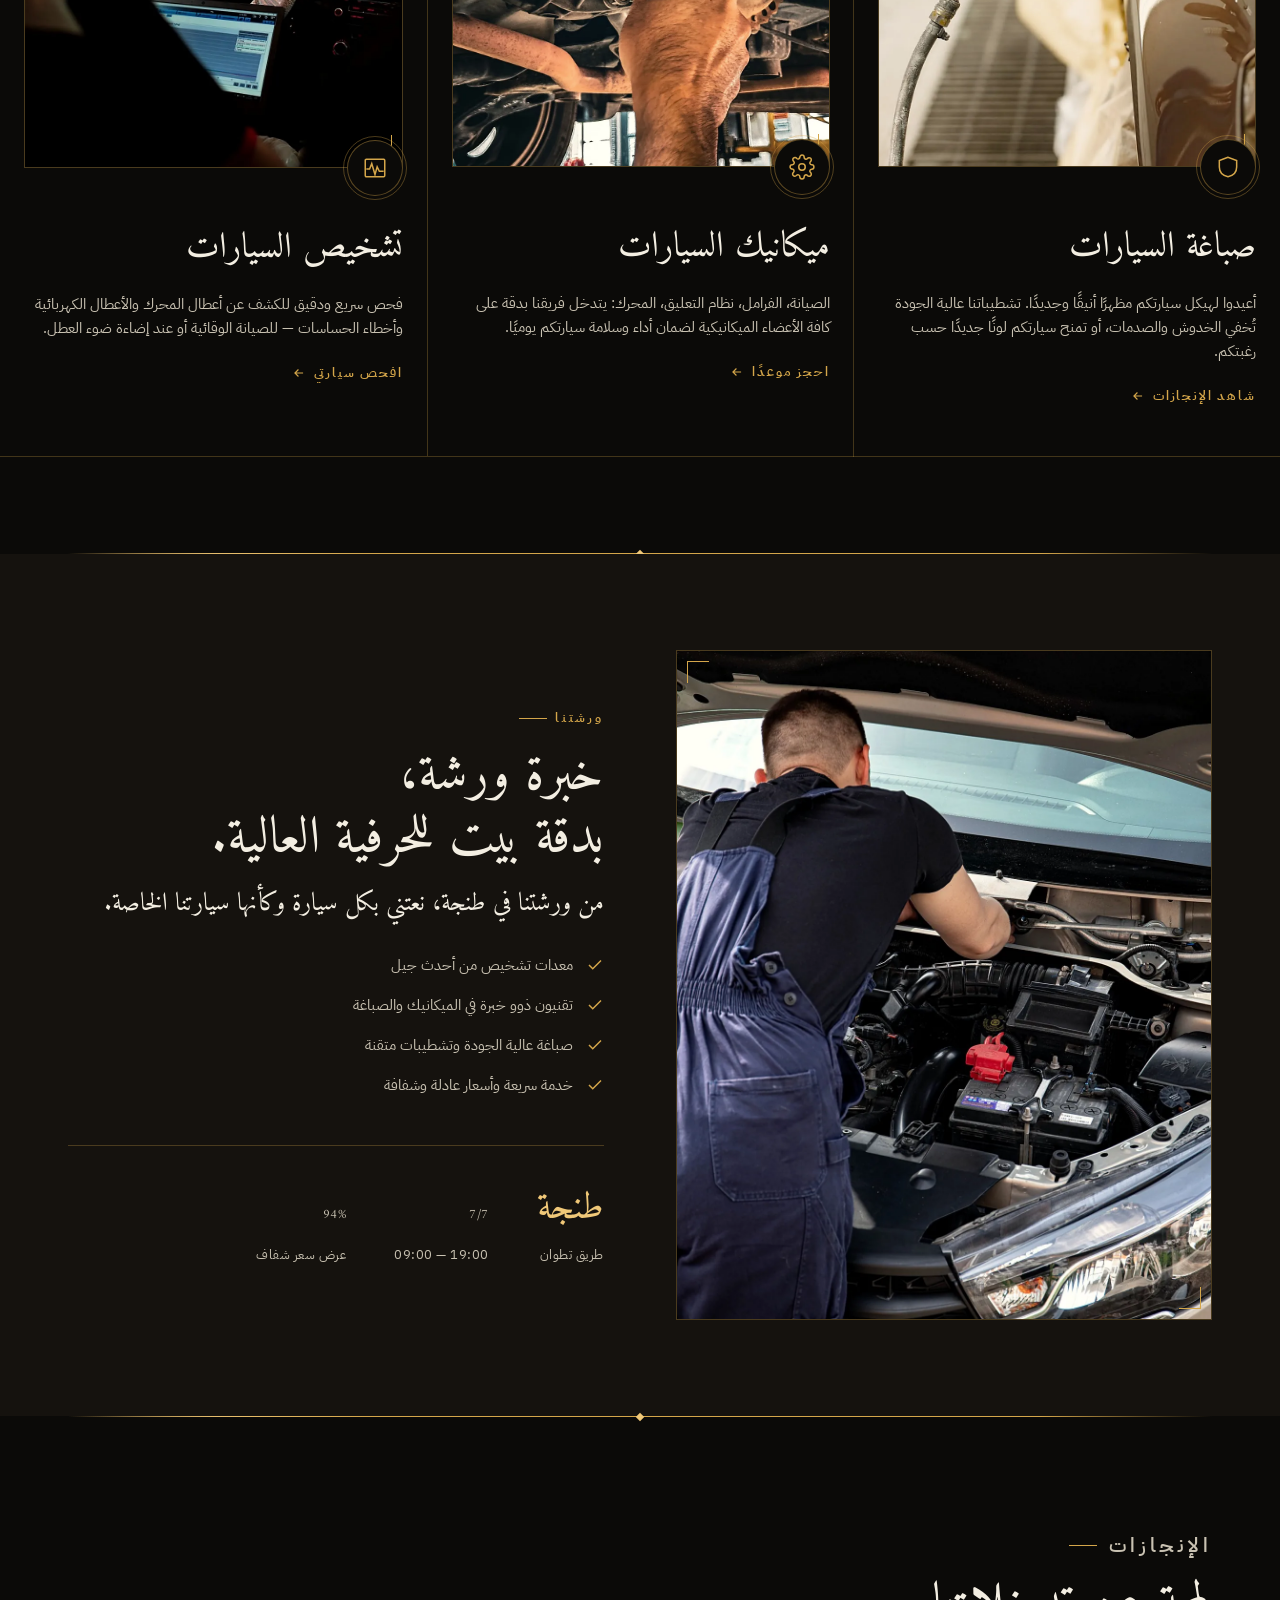
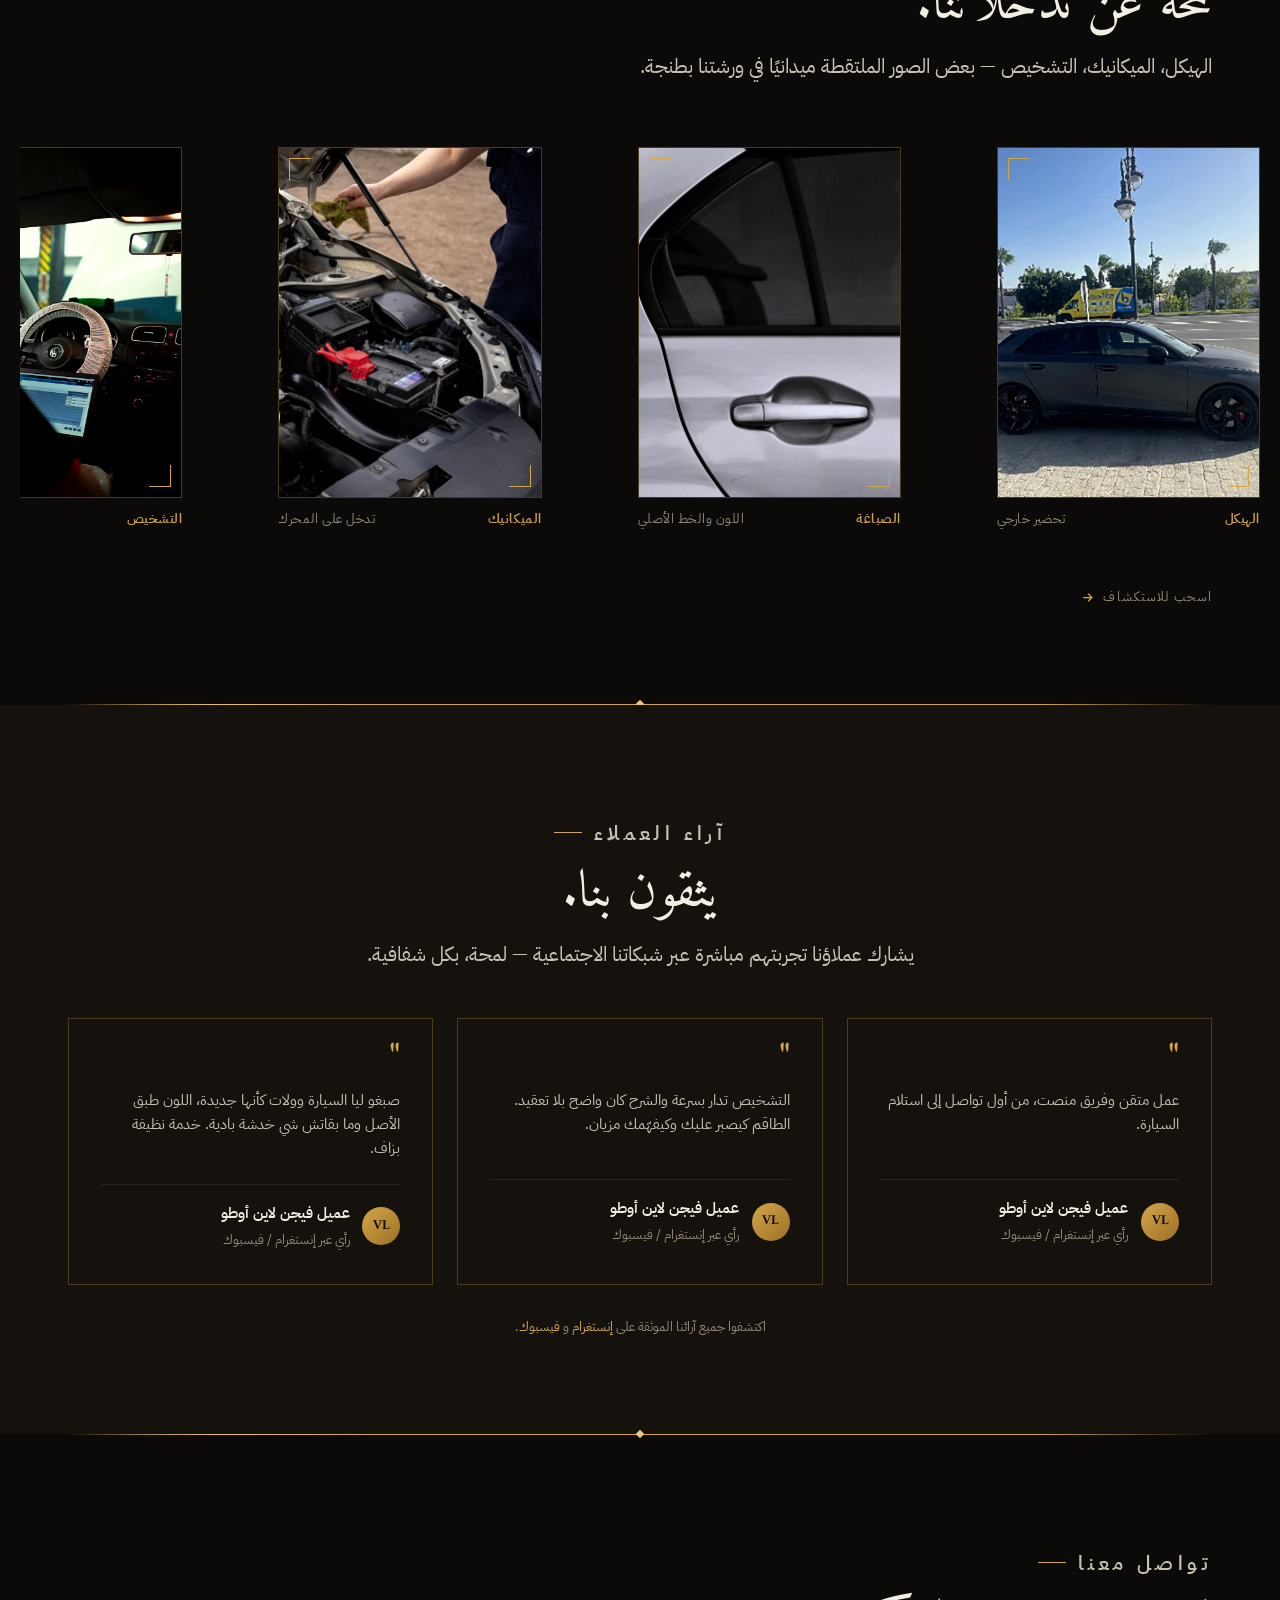
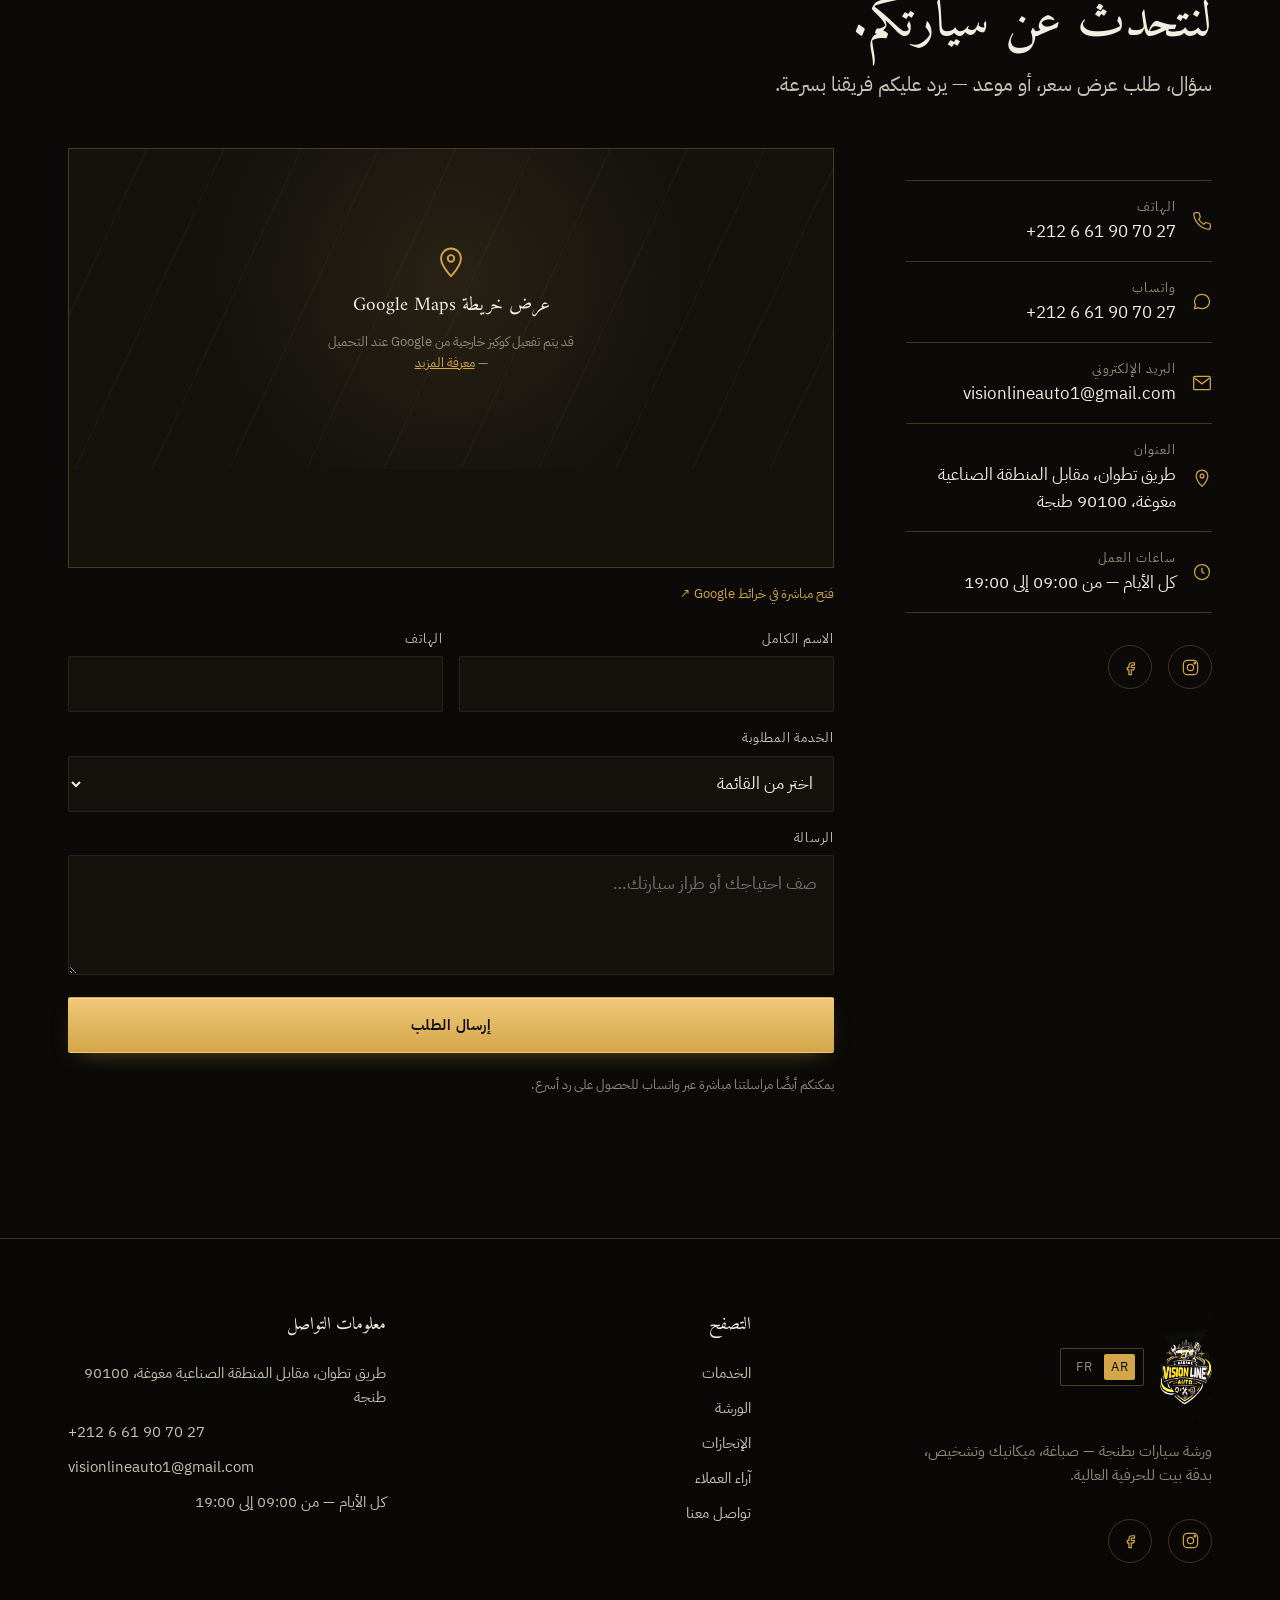
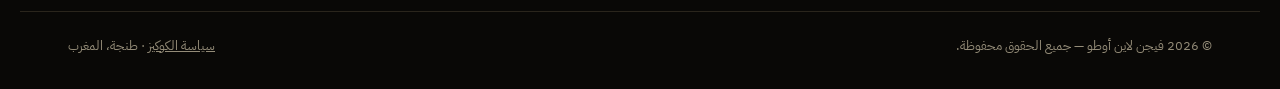
<file: ar/index.html>
<!DOCTYPE html>
<html lang="ar" dir="rtl">
<head>
<meta charset="UTF-8">
<meta name="viewport" content="width=device-width, initial-scale=1, viewport-fit=cover">
<title>فيجن لاين أوطو — إصلاح السيارات، الصباغة والميكانيك بطنجة</title>
<meta name="description" content="فيجن لاين أوطو، ورشة سيارات بطنجة: صباغة سيارات عالية الجودة، ميكانيك عامة وتشخيص دقيق للأعطال. عرض سعر سريع وأسعار شفافة.">
<meta name="keywords" content="ورشة سيارات طنجة, صباغة سيارات طنجة, ميكانيك سيارات طنجة, تشخيص السيارات, فيجن لاين أوطو">
<link rel="canonical" href="https://www.vision-line-auto.ma/ar/">
<link rel="alternate" hreflang="fr" href="https://www.vision-line-auto.ma/">
<link rel="alternate" hreflang="ar" href="https://www.vision-line-auto.ma/ar/">
<link rel="alternate" hreflang="x-default" href="https://www.vision-line-auto.ma/">

<meta property="og:type" content="business.business">
<meta property="og:site_name" content="فيجن لاين أوطو">
<meta property="og:title" content="فيجن لاين أوطو — إصلاح السيارات، الصباغة والميكانيك بطنجة">
<meta property="og:description" content="صباغة سيارات، ميكانيك عامة وتشخيص دقيق. ورشة سيارات فاخرة بطنجة.">
<meta property="og:image" content="https://www.vision-line-auto.ma/assets/images/logo/logo-lg.png">
<meta property="og:url" content="https://www.vision-line-auto.ma/ar/">
<meta property="og:locale" content="ar_MA">
<meta property="og:locale:alternate" content="fr_MA">
<meta name="twitter:card" content="summary_large_image">

<link rel="icon" href="../favicon.svg" type="image/svg+xml">
<link rel="apple-touch-icon" href="../assets/images/logo/logo-md.png">
<meta name="theme-color" content="#0b0a08">

<link rel="preconnect" href="https://fonts.googleapis.com">
<link rel="preconnect" href="https://fonts.gstatic.com" crossorigin>
<link href="https://fonts.googleapis.com/css2?family=Amiri:ital,wght@0,400;0,700;1,400&family=IBM+Plex+Sans+Arabic:wght@300;400;500;600;700&display=swap" rel="stylesheet">
<link rel="stylesheet" href="../assets/css/style.css?v=3">

<script type="application/ld+json">
{
  "@context": "https://schema.org",
  "@type": "AutoRepair",
  "name": "Vision Line Auto",
  "image": "https://www.vision-line-auto.ma/assets/images/logo/logo-lg.png",
  "url": "https://www.vision-line-auto.ma/ar/",
  "telephone": "+212661907027",
  "email": "visionlineauto1@gmail.com",
  "priceRange": "$$",
  "address": {
    "@type": "PostalAddress",
    "streetAddress": "Route de Tétouan, en face de la zone industrielle Mghougha",
    "postalCode": "90100",
    "addressLocality": "Tanger",
    "addressCountry": "MA"
  },
  "openingHoursSpecification": [{
    "@type": "OpeningHoursSpecification",
    "dayOfWeek": ["Monday","Tuesday","Wednesday","Thursday","Friday","Saturday","Sunday"],
    "opens": "09:00",
    "closes": "19:00"
  }],
  "sameAs": [
    "https://www.instagram.com/vision_line_auto",
    "https://www.facebook.com/profile.php?id=61576056720210"
  ]
}
</script>
</head>
<body>
<a href="#main" class="skip-link">الانتقال إلى المحتوى</a>
<div class="scroll-progress" id="scrollProgress" aria-hidden="true"></div>

<header class="site-header" id="siteHeader">
  <div class="container header-inner">
    <div class="brand-group">
      <a href="#top" class="brand" aria-label="فيجن لاين أوطو — الرئيسية">
        <span class="brand-mark"><picture><source srcset="../assets/images/logo/logo-md.webp" type="image/webp"><img src="../assets/images/logo/logo-md.png" alt="فيجن لاين أوطو" width="42" height="55" decoding="async"></picture></span>
        <span class="brand-word"><strong>Vision Line</strong><span>ورشة سيارات — طنجة</span></span>
      </a>
      <div class="lang-switch" aria-label="اختيار اللغة">
        <a href="index.html" class="active" aria-current="page">AR</a>
        <a href="../index.html">FR</a>
      </div>
    </div>
    <nav class="main-nav" aria-label="التصفح الرئيسي">
      <a href="#services">الخدمات</a>
      <a href="#atelier">الورشة</a>
      <a href="#realisations">الإنجازات</a>
      <a href="#avis">آراء العملاء</a>
      <a href="#contact">تواصل معنا</a>
    </nav>
    <div class="header-actions">
      <a href="#contact" class="btn btn-gold" style="display:none" id="headerCta">اطلب عرض سعر</a>
      <button class="hamburger" id="hamburgerBtn" aria-expanded="false" aria-controls="mobileNav" aria-label="فتح القائمة">
        <span></span><span></span><span></span>
      </button>
    </div>
  </div>
</header>

<nav class="mobile-nav" id="mobileNav" aria-label="قائمة الجوال">
  <a href="#services">الخدمات</a>
  <a href="#atelier">الورشة</a>
  <a href="#realisations">الإنجازات</a>
  <a href="#avis">آراء العملاء</a>
  <a href="#contact">تواصل معنا</a>
  <a href="../index.html" style="color:var(--gold);margin-top:1rem;">Français</a>
</nav>

<main id="main">

  <!-- ============ HERO ============ -->
  <section class="hero" id="top">
    <div class="hero-bg">
      <div class="weave"></div>
      <div class="grain"></div>
    </div>
    <div class="container hero-content">
      <p class="hero-eyebrow eyebrow">ورشة سيارات — طنجة</p>
      <h1>دقة السيارات،<br><em>خطًا</em> بعد خط.</h1>
      <svg class="thread-lead" viewBox="0 0 180 2" preserveAspectRatio="none" aria-hidden="true"><line x1="0" y1="1" x2="180" y2="1" stroke="url(#g1)" stroke-width="1"/><defs><linearGradient id="g1"><stop offset="0" stop-color="#D4A64A" stop-opacity="0"/><stop offset="0.5" stop-color="#F0C878"/><stop offset="1" stop-color="#D4A64A" stop-opacity="0"/></linearGradient></defs></svg>
      <p class="hero-lede">في طنجة، تجمع فيجن لاين أوطو بين التشخيص الدقيق والميكانيك الموثوق وصباغة عالية الجودة، لإعادة سيارتكم إلى أفضل حالاتها — ولتحظوا براحة بال تامة على الطريق.</p>
      <div class="hero-ctas">
        <a href="#contact" class="btn btn-gold">اطلب عرض سعر</a>
        <a href="https://wa.me/212661907027?text=%D9%85%D8%B1%D8%AD%D8%A8%D8%A7%D8%8C%20%D8%A3%D8%B1%D8%BA%D8%A8%20%D9%81%D9%8A%20%D8%A7%D9%84%D8%AD%D8%B5%D9%88%D9%84%20%D8%B9%D9%84%D9%89%20%D9%85%D8%B9%D9%84%D9%88%D9%85%D8%A7%D8%AA." target="_blank" rel="noopener" class="btn btn-outline">
          <svg viewBox="0 0 24 24" fill="currentColor" width="18" height="18" aria-hidden="true"><path d="M12.04 2C6.58 2 2.13 6.45 2.13 11.91c0 1.79.47 3.47 1.29 4.94L2 22l5.29-1.39a9.9 9.9 0 0 0 4.75 1.21h.01c5.46 0 9.91-4.45 9.91-9.91C21.96 6.45 17.5 2 12.04 2Zm0 18.03h-.01a8.13 8.13 0 0 1-4.14-1.13l-.3-.18-3.14.82.84-3.06-.19-.31a8.12 8.12 0 0 1-1.25-4.36c0-4.49 3.66-8.15 8.16-8.15 2.18 0 4.22.85 5.76 2.39a8.1 8.1 0 0 1 2.39 5.77c0 4.49-3.66 8.21-8.12 8.21Zm4.47-6.13c-.24-.12-1.44-.71-1.67-.79-.22-.08-.39-.12-.55.12-.16.24-.63.79-.78.95-.14.16-.29.18-.53.06-.24-.12-1.02-.38-1.94-1.2-.72-.64-1.2-1.43-1.35-1.67-.14-.24-.02-.37.11-.49.11-.11.24-.29.36-.43.12-.14.16-.24.24-.41.08-.16.04-.31-.02-.43-.06-.12-.55-1.32-.75-1.81-.2-.48-.4-.41-.55-.42-.14-.01-.31-.01-.47-.01-.16 0-.43.06-.65.31-.22.24-.86.84-.86 2.04 0 1.2.88 2.36 1 2.52.12.16 1.73 2.64 4.19 3.7.59.25 1.04.4 1.4.52.59.19 1.12.16 1.54.1.47-.07 1.44-.59 1.64-1.15.2-.57.2-1.05.14-1.15-.06-.1-.22-.16-.46-.28Z"/></svg>
          واتساب
        </a>
      </div>
      <div class="hero-badges">
        <div class="hero-badge">
          <svg viewBox="0 0 24 24" fill="none" stroke="currentColor" stroke-width="1.7" stroke-linecap="round" stroke-linejoin="round" aria-hidden="true"><path d="M2.5 12.5h4l2-6 4 11 2.5-9 2 4h4.5"/></svg>
          <span>تشخيص بأحدث الأجهزة</span>
        </div>
        <div class="hero-badge">
          <svg viewBox="0 0 24 24" fill="none" stroke="currentColor" stroke-width="1.4" aria-hidden="true"><path d="M12 3 4 6v6c0 5 3.5 8 8 9 4.5-1 8-4 8-9V6l-8-3Z"/></svg>
          <span>صباغة عالية الجودة</span>
        </div>
        <div class="hero-badge">
          <svg viewBox="0 0 24 24" fill="none" stroke="currentColor" stroke-width="1.4" aria-hidden="true"><circle cx="12" cy="12" r="9"/><path d="M12 7v5l3 2"/></svg>
          <span>تدخل سريع</span>
        </div>
        <div class="hero-badge">
          <svg viewBox="0 0 24 24" fill="none" stroke="currentColor" stroke-width="1.4" stroke-linejoin="round" aria-hidden="true"><path d="M20.6 13.4 13 21l-9-9V4a1 1 0 0 1 1-1h8l7.6 7.4a2 2 0 0 1 0 3Z"/><circle cx="7.5" cy="7.5" r="1.4" fill="currentColor" stroke="none"/></svg>
          <span>أسعار شفافة</span>
        </div>
      </div>
    </div>
    <div class="scroll-cue" aria-hidden="true"><span>اكتشف المزيد</span><span class="line"></span></div>
  </section>

  <div class="section-divider"><div class="thread" data-thread></div></div>

  <!-- ============ SERVICES ============ -->
  <section id="services">
    <div class="container">
      <div class="section-head reveal">
        <p class="eyebrow">خبرتنا</p>
        <h2>ثلاث حرف، معيار واحد للدقة.</h2>
        <p>من اللون إلى المستشعر، كل تدخل يتم بنفس الصرامة — من أجل سيارة موثوقة وآمنة ومتقنة.</p>
      </div>
    </div>
    <div class="services-grid reveal-stagger" data-reveal-group>
      <article class="service-card">
        <div class="framed service-photo photo-reveal">
          <picture>
            <source srcset="../assets/images/real/service-peinture-pistolet.webp" type="image/webp">
            <img src="../assets/images/real/service-peinture-pistolet.jpg" alt="تطبيق الصباغة بالمسدس على هيكل سيارة" loading="lazy" decoding="async" width="854" height="1280">
          </picture>
          <span class="orbit-dot" aria-hidden="true"></span>
        </div>
        <div class="service-icon">
          <svg viewBox="0 0 24 24" fill="none" stroke="currentColor" stroke-width="1.4"><path d="M12 3 4 6v6c0 5 3.5 8 8 9 4.5-1 8-4 8-9V6l-8-3Z"/></svg>
        </div>
        <h3>صباغة السيارات</h3>
        <p>أعيدوا لهيكل سيارتكم مظهرًا أنيقًا وجديدًا. تشطيباتنا عالية الجودة تُخفي الخدوش والصدمات، أو تمنح سيارتكم لونًا جديدًا حسب رغبتكم.</p>
        <a href="#realisations" class="service-link">شاهد الإنجازات
          <svg viewBox="0 0 24 24" fill="none" stroke="currentColor" stroke-width="2"><path d="M5 12h14M13 6l6 6-6 6"/></svg>
        </a>
      </article>
      <article class="service-card">
        <div class="framed service-photo photo-reveal">
          <picture>
            <source srcset="../assets/images/real/service-mecanique-transmission.webp" type="image/webp">
            <img src="../assets/images/real/service-mecanique-transmission.jpg" alt="تدخل ميكانيكي أسفل السيارة، علبة السرعات" loading="lazy" decoding="async" width="960" height="1280">
          </picture>
          <span class="orbit-dot" aria-hidden="true"></span>
        </div>
        <div class="service-icon">
          <svg viewBox="0 0 24 24" fill="none" stroke="currentColor" stroke-width="1.4"><circle cx="12" cy="12" r="3"/><path d="M19.4 15a1.7 1.7 0 0 0 .3 1.9l.1.1a2 2 0 1 1-2.8 2.8l-.1-.1a1.7 1.7 0 0 0-1.9-.3 1.7 1.7 0 0 0-1 1.5V21a2 2 0 1 1-4 0v-.1a1.7 1.7 0 0 0-1.1-1.6 1.7 1.7 0 0 0-1.9.3l-.1.1a2 2 0 1 1-2.8-2.8l.1-.1a1.7 1.7 0 0 0 .3-1.9 1.7 1.7 0 0 0-1.5-1H3a2 2 0 1 1 0-4h.1a1.7 1.7 0 0 0 1.6-1.1 1.7 1.7 0 0 0-.3-1.9l-.1-.1a2 2 0 1 1 2.8-2.8l.1.1a1.7 1.7 0 0 0 1.9.3H9a1.7 1.7 0 0 0 1-1.5V3a2 2 0 1 1 4 0v.1a1.7 1.7 0 0 0 1 1.5 1.7 1.7 0 0 0 1.9-.3l.1-.1a2 2 0 1 1 2.8 2.8l-.1.1a1.7 1.7 0 0 0-.3 1.9V9a1.7 1.7 0 0 0 1.5 1H21a2 2 0 1 1 0 4h-.1a1.7 1.7 0 0 0-1.5 1Z"/></svg>
        </div>
        <h3>ميكانيك السيارات</h3>
        <p>الصيانة، الفرامل، نظام التعليق، المحرك: يتدخل فريقنا بدقة على كافة الأعضاء الميكانيكية لضمان أداء وسلامة سيارتكم يوميًا.</p>
        <a href="#contact" class="service-link">احجز موعدًا
          <svg viewBox="0 0 24 24" fill="none" stroke="currentColor" stroke-width="2"><path d="M5 12h14M13 6l6 6-6 6"/></svg>
        </a>
      </article>
      <article class="service-card">
        <div class="framed service-photo photo-reveal">
          <picture>
            <source srcset="../assets/images/real/service-diagnostic-obd.webp" type="image/webp">
            <img src="../assets/images/real/service-diagnostic-obd.jpg" alt="فحص تشخيصي إلكتروني OBD داخل السيارة" loading="lazy" decoding="async" width="854" height="1280">
          </picture>
          <span class="orbit-dot" aria-hidden="true"></span>
        </div>
        <div class="service-icon">
          <svg viewBox="0 0 24 24" fill="none" stroke="currentColor" stroke-width="1.4"><path d="M4 13h3l2-5 3 10 2-7 2 4h4"/><rect x="3" y="4" width="18" height="16" rx="1"/></svg>
        </div>
        <h3>تشخيص السيارات</h3>
        <p>فحص سريع ودقيق للكشف عن أعطال المحرك والأعطال الكهربائية وأخطاء الحساسات — للصيانة الوقائية أو عند إضاءة ضوء العطل.</p>
        <a href="#contact" class="service-link">افحص سيارتي
          <svg viewBox="0 0 24 24" fill="none" stroke="currentColor" stroke-width="2"><path d="M5 12h14M13 6l6 6-6 6"/></svg>
        </a>
      </article>
    </div>
  </section>

  <div class="section-divider"><div class="thread" data-thread></div></div>

  <!-- ============ ABOUT / ATELIER ============ -->
  <section id="atelier" class="bg-ink">
    <div class="container about-grid">
      <div class="about-media reveal">
        <div class="framed photo-reveal">
          <picture>
            <source srcset="../assets/images/real/atelier-technicien-capot.webp" type="image/webp">
            <img src="../assets/images/real/atelier-technicien-capot.jpg" alt="تقني فيجن لاين أوطو يتدخل تحت غطاء محرك سيارة بطنجة" loading="lazy" decoding="async" width="1120" height="1400">
          </picture>
        </div>
      </div>
      <div class="about-text reveal">
        <p class="eyebrow">ورشتنا</p>
        <h2 style="font-family:var(--font-display);font-weight:400;font-size:var(--fs-xl);line-height:1.2;margin-top:var(--sp-2);">خبرة ورشة،<br>بدقة بيت للحرفية العالية.</h2>
        <p class="lede">من ورشتنا في طنجة، نعتني بكل سيارة وكأنها سيارتنا الخاصة.</p>
        <ul class="about-list">
          <li><svg viewBox="0 0 24 24" fill="none" stroke="currentColor" stroke-width="2"><path d="M20 6 9 17l-5-5"/></svg>معدات تشخيص من أحدث جيل</li>
          <li><svg viewBox="0 0 24 24" fill="none" stroke="currentColor" stroke-width="2"><path d="M20 6 9 17l-5-5"/></svg>تقنيون ذوو خبرة في الميكانيك والصباغة</li>
          <li><svg viewBox="0 0 24 24" fill="none" stroke="currentColor" stroke-width="2"><path d="M20 6 9 17l-5-5"/></svg>صباغة عالية الجودة وتشطيبات متقنة</li>
          <li><svg viewBox="0 0 24 24" fill="none" stroke="currentColor" stroke-width="2"><path d="M20 6 9 17l-5-5"/></svg>خدمة سريعة وأسعار عادلة وشفافة</li>
        </ul>
        <div class="stat-row">
          <div class="stat"><b>طنجة</b><span>طريق تطوان</span></div>
          <div class="stat"><b><span dir="ltr">7/7</span></b><span><span dir="ltr">09:00 — 19:00</span></span></div>
          <div class="stat"><b><span data-count-to="100" data-count-suffix="%">0%</span></b><span>عرض سعر شفاف</span></div>
        </div>
      </div>
    </div>
  </section>

  <div class="section-divider"><div class="thread" data-thread></div></div>

  <!-- ============ GALLERY ============ -->
  <section id="realisations">
    <div class="container">
      <div class="section-head reveal">
        <p class="eyebrow">الإنجازات</p>
        <h2>لمحة عن تدخلاتنا.</h2>
        <p>الهيكل، الميكانيك، التشخيص — بعض الصور الملتقطة ميدانيًا في ورشتنا بطنجة.</p>
      </div>
    </div>
    <div class="container">
      <div class="gallery-strip reveal" data-gallery>
        <figure class="gallery-item">
          <div class="framed photo-reveal">
            <picture>
              <source srcset="../assets/images/real/atelier-vehicule-exterieur.webp" type="image/webp">
              <img src="../assets/images/real/atelier-vehicule-exterieur.jpg" alt="سيارة تم استلامها من طرف فيجن لاين أوطو قبل التدخل" loading="lazy" decoding="async" width="660" height="774">
            </picture>
          </div>
          <figcaption class="cap"><b>الهيكل</b><span>تحضير خارجي</span></figcaption>
        </figure>
        <figure class="gallery-item">
          <div class="framed photo-reveal">
            <picture>
              <source srcset="../assets/images/real/atelier-carrosserie-teinte.webp" type="image/webp">
              <img src="../assets/images/real/atelier-carrosserie-teinte.jpg" alt="تفاصيل الباب وتشطيب الهيكل بعد إعادة اللون" loading="lazy" decoding="async" width="1050" height="1400">
            </picture>
          </div>
          <figcaption class="cap"><b>الصباغة</b><span>اللون والخط الأصلي</span></figcaption>
        </figure>
        <figure class="gallery-item">
          <div class="framed photo-reveal">
            <picture>
              <source srcset="../assets/images/real/atelier-mecanique-intervention.webp" type="image/webp">
              <img src="../assets/images/real/atelier-mecanique-intervention.jpg" alt="تقني ينظف حجرة المحرك أثناء تدخل ميكانيكي" loading="lazy" decoding="async" width="1050" height="1400">
            </picture>
          </div>
          <figcaption class="cap"><b>الميكانيك</b><span>تدخل على المحرك</span></figcaption>
        </figure>
        <figure class="gallery-item">
          <div class="framed photo-reveal">
            <picture>
              <source srcset="../assets/images/real/service-diagnostic-obd.webp" type="image/webp">
              <img src="../assets/images/real/service-diagnostic-obd.jpg" alt="فحص تشخيصي إلكتروني داخل السيارة" loading="lazy" decoding="async" width="854" height="1280">
            </picture>
          </div>
          <figcaption class="cap"><b>التشخيص</b><span>فحص إلكتروني</span></figcaption>
        </figure>
        <figure class="gallery-item">
          <div class="framed photo-reveal">
            <picture>
              <source srcset="../assets/images/real/atelier-finition-optique.webp" type="image/webp">
              <img src="../assets/images/real/atelier-finition-optique.jpg" alt="تفاصيل تشطيب الهيكل والمصباح الأمامي" loading="lazy" decoding="async" width="1050" height="1400">
            </picture>
          </div>
          <figcaption class="cap"><b>التشطيب</b><span>تفاصيل المصباح</span></figcaption>
        </figure>
        <figure class="gallery-item">
          <div class="framed photo-reveal">
            <picture>
              <source srcset="../assets/images/real/service-mecanique-transmission.webp" type="image/webp">
              <img src="../assets/images/real/service-mecanique-transmission.jpg" alt="فحص وصيانة ناقل الحركة" loading="lazy" decoding="async" width="960" height="1280">
            </picture>
          </div>
          <figcaption class="cap"><b>الصيانة</b><span>فحص وصيانة</span></figcaption>
        </figure>
      </div>
      <p class="gallery-hint">اسحب للاستكشاف
        <svg viewBox="0 0 24 24" fill="none" stroke="currentColor" stroke-width="2"><path d="M5 12h14M13 6l6 6-6 6"/></svg>
      </p>
    </div>
  </section>

  <div class="section-divider"><div class="thread" data-thread></div></div>

  <!-- ============ TESTIMONIALS / SOCIAL PROOF ============ -->
  <section id="avis" class="bg-ink">
    <div class="container">
      <div class="section-head centered reveal">
        <p class="eyebrow">آراء العملاء</p>
        <h2>يثقون بنا.</h2>
        <p>يشارك عملاؤنا تجربتهم مباشرة عبر شبكاتنا الاجتماعية — لمحة، بكل شفافية.</p>
      </div>
      <div class="testi-grid reveal-stagger" data-reveal-group>
        <article class="testi-card">
          <span class="testi-quote">"</span>
          <p class="body">عمل متقن وفريق منصت، من أول تواصل إلى استلام السيارة.</p>
          <div class="testi-person">
            <div class="testi-avatar">VL</div>
            <div><b>عميل فيجن لاين أوطو</b><span>رأي عبر إنستغرام / فيسبوك</span></div>
          </div>
        </article>
        <article class="testi-card">
          <span class="testi-quote">"</span>
          <p class="body">التشخيص تدار بسرعة والشرح كان واضح بلا تعقيد. الطاقم كيصبر عليك وكيفهّمك مزيان.</p>
          <div class="testi-person">
            <div class="testi-avatar">VL</div>
            <div><b>عميل فيجن لاين أوطو</b><span>رأي عبر إنستغرام / فيسبوك</span></div>
          </div>
        </article>
        <article class="testi-card">
          <span class="testi-quote">"</span>
          <p class="body">صبغو ليا السيارة وولات كأنها جديدة، اللون طبق الأصل وما بقاتش شي خدشة بادية. خدمة نظيفة بزاف.</p>
          <div class="testi-person">
            <div class="testi-avatar">VL</div>
            <div><b>عميل فيجن لاين أوطو</b><span>رأي عبر إنستغرام / فيسبوك</span></div>
          </div>
        </article>
      </div>
      <p class="testi-note">اكتشفوا جميع آرائنا الموثقة على
        <a href="https://www.instagram.com/vision_line_auto" target="_blank" rel="noopener" class="text-gold">إنستغرام</a> و
        <a href="https://www.facebook.com/profile.php?id=61576056720210" target="_blank" rel="noopener" class="text-gold">فيسبوك</a>.
      </p>
    </div>
  </section>

  <div class="section-divider"><div class="thread" data-thread></div></div>

  <!-- ============ CONTACT ============ -->
  <section id="contact">
    <div class="container">
      <div class="section-head reveal">
        <p class="eyebrow">تواصل معنا</p>
        <h2>لنتحدث عن سيارتكم.</h2>
        <p>سؤال، طلب عرض سعر، أو موعد — يرد عليكم فريقنا بسرعة.</p>
      </div>
      <div class="contact-grid">
        <div class="reveal">
          <div class="contact-rows">
            <a class="contact-row" href="tel:+212661907027">
              <svg viewBox="0 0 24 24" fill="none" stroke="currentColor" stroke-width="1.5"><path d="M22 16.9v3a2 2 0 0 1-2.2 2 19.8 19.8 0 0 1-8.6-3.1 19.5 19.5 0 0 1-6-6A19.8 19.8 0 0 1 2.1 4.2 2 2 0 0 1 4.1 2h3a2 2 0 0 1 2 1.7c.1.9.3 1.8.6 2.7a2 2 0 0 1-.4 2.1L8 9.9a16 16 0 0 0 6 6l1.4-1.4a2 2 0 0 1 2.1-.4c.9.3 1.8.5 2.7.6a2 2 0 0 1 1.8 2Z"/></svg>
              <span><span class="label">الهاتف</span><span class="value" dir="ltr">+212 6 61 90 70 27</span></span>
            </a>
            <a class="contact-row" href="https://wa.me/212661907027" target="_blank" rel="noopener">
              <svg viewBox="0 0 24 24" fill="none" stroke="currentColor" stroke-width="1.5"><path d="M21 11.5a8.4 8.4 0 0 1-8.9 8.4 8.5 8.5 0 0 1-4-1L3 20l1.1-5a8.5 8.5 0 0 1-1.1-4A8.4 8.4 0 0 1 11.5 3 8.5 8.5 0 0 1 21 11.5Z"/></svg>
              <span><span class="label">واتساب</span><span class="value" dir="ltr">+212 6 61 90 70 27</span></span>
            </a>
            <a class="contact-row" href="mailto:visionlineauto1@gmail.com">
              <svg viewBox="0 0 24 24" fill="none" stroke="currentColor" stroke-width="1.5"><rect x="2" y="4" width="20" height="16" rx="1.5"/><path d="m3 6 9 7 9-7"/></svg>
              <span><span class="label">البريد الإلكتروني</span><span class="value" dir="ltr">visionlineauto1@gmail.com</span></span>
            </a>
            <a class="contact-row" href="https://www.google.com/maps?q=P6RG+99X+Garage+Vision+Line+Auto,+Tangier&ftid=0xd0b810054f9e125:0x547f9bc7f16740e9" target="_blank" rel="noopener">
              <svg viewBox="0 0 24 24" fill="none" stroke="currentColor" stroke-width="1.5"><path d="M12 22s7-7.2 7-12.5A7 7 0 0 0 5 9.5C5 14.8 12 22 12 22Z"/><circle cx="12" cy="9.5" r="2.3"/></svg>
              <span><span class="label">العنوان</span><span class="value">طريق تطوان، مقابل المنطقة الصناعية مغوغة، 90100 طنجة</span></span>
            </a>
            <div class="contact-row">
              <svg viewBox="0 0 24 24" fill="none" stroke="currentColor" stroke-width="1.5"><circle cx="12" cy="12" r="9"/><path d="M12 7v5l3 2"/></svg>
              <span><span class="label">ساعات العمل</span><span class="value">كل الأيام — من <span dir="ltr">09:00</span> إلى <span dir="ltr">19:00</span></span></span>
            </div>
          </div>
          <div class="social-row">
            <a class="social-btn" href="https://www.instagram.com/vision_line_auto" target="_blank" rel="noopener" aria-label="إنستغرام فيجن لاين أوطو">
              <svg viewBox="0 0 24 24" fill="none" stroke="currentColor" stroke-width="1.5"><rect x="3" y="3" width="18" height="18" rx="5"/><circle cx="12" cy="12" r="4"/><circle cx="17.5" cy="6.5" r="1"/></svg>
            </a>
            <a class="social-btn" href="https://www.facebook.com/profile.php?id=61576056720210" target="_blank" rel="noopener" aria-label="فيسبوك فيجن لاين أوطو">
              <svg viewBox="0 0 24 24" fill="none" stroke="currentColor" stroke-width="1.5"><path d="M14 9h3V6h-3a4 4 0 0 0-4 4v2H8v3h2v6h3v-6h3l1-3h-4v-2a1 1 0 0 1 1-1Z"/></svg>
            </a>
          </div>
        </div>

        <div class="reveal">
          <div class="map-frame" id="mapFrame" style="margin-bottom:var(--sp-3);" data-map-src="https://www.google.com/maps?q=Garage+Vision+Line+Auto,+P6RG%2B99X+Tangier&ftid=0xd0b810054f9e125:0x547f9bc7f16740e9&output=embed">
            <button type="button" class="map-placeholder" id="mapLoadBtn">
              <svg viewBox="0 0 24 24" fill="none" stroke="currentColor" stroke-width="1.3" aria-hidden="true"><path d="M12 22s7-7.2 7-12.5A7 7 0 0 0 5 9.5C5 14.8 12 22 12 22Z"/><circle cx="12" cy="9.5" r="2.3"/></svg>
              <span>عرض خريطة Google Maps</span>
              <small>قد يتم تفعيل كوكيز خارجية من Google عند التحميل — <a href="politique-cookies.html">معرفة المزيد</a></small>
            </button>
          </div>
          <p style="margin-top:-0.5rem;margin-bottom:var(--sp-3);font-size:var(--fs-xs);">
            <a href="https://www.google.com/maps?q=P6RG+99X+Garage+Vision+Line+Auto,+Tangier&ftid=0xd0b810054f9e125:0x547f9bc7f16740e9&entry=gps" target="_blank" rel="noopener" style="color:var(--gold);">فتح مباشرة في خرائط Google ↗</a>
          </p>
          <form class="contact-form" id="contactForm" action="https://formsubmit.co/visionlineauto1@gmail.com" method="POST">
            <input type="hidden" name="_subject" value="طلب جديد — فيجن لاين أوطو">
            <input type="hidden" name="_template" value="table">
            <input type="hidden" name="_captcha" value="false">
            <input type="text" name="_honey" style="display:none">
            <div class="field-row">
              <div class="field">
                <label for="name">الاسم الكامل</label>
                <input id="name" name="الاسم" type="text" required autocomplete="name">
              </div>
              <div class="field">
                <label for="phone">الهاتف</label>
                <input id="phone" name="الهاتف" type="tel" required autocomplete="tel">
              </div>
            </div>
            <div class="field">
              <label for="service">الخدمة المطلوبة</label>
              <select id="service" name="الخدمة" required>
                <option value="" selected disabled>اختر من القائمة</option>
                <option>صباغة السيارات</option>
                <option>ميكانيك السيارات</option>
                <option>تشخيص السيارات</option>
                <option>طلب آخر</option>
              </select>
            </div>
            <div class="field">
              <label for="message">الرسالة</label>
              <textarea id="message" name="الرسالة" required placeholder="صف احتياجك أو طراز سيارتك…"></textarea>
            </div>
            <button type="submit" class="btn btn-gold" style="margin-top:0.4rem;">إرسال الطلب</button>
            <p class="form-note">يمكنكم أيضًا مراسلتنا مباشرة عبر واتساب للحصول على رد أسرع.</p>
            <p class="form-status" id="formStatus" role="status"></p>
          </form>
        </div>
      </div>
    </div>
  </section>

</main>

<footer class="site-footer">
  <div class="container footer-grid">
    <div class="footer-brand">
      <div class="footer-brand-top">
        <picture><source srcset="../assets/images/logo/logo-md.webp" type="image/webp"><img src="../assets/images/logo/logo-md.png" alt="فيجن لاين أوطو" width="52" height="68" loading="lazy" decoding="async"></picture>
        <div class="lang-switch" aria-label="اختيار اللغة">
          <a href="index.html" class="active" aria-current="page">AR</a>
          <a href="../index.html">FR</a>
        </div>
      </div>
      <p>ورشة سيارات بطنجة — صباغة، ميكانيك وتشخيص، بدقة بيت للحرفية العالية.</p>
      <div class="social-row">
        <a class="social-btn" href="https://www.instagram.com/vision_line_auto" target="_blank" rel="noopener" aria-label="إنستغرام"><svg viewBox="0 0 24 24" fill="none" stroke="currentColor" stroke-width="1.5"><rect x="3" y="3" width="18" height="18" rx="5"/><circle cx="12" cy="12" r="4"/><circle cx="17.5" cy="6.5" r="1"/></svg></a>
        <a class="social-btn" href="https://www.facebook.com/profile.php?id=61576056720210" target="_blank" rel="noopener" aria-label="فيسبوك"><svg viewBox="0 0 24 24" fill="none" stroke="currentColor" stroke-width="1.5"><path d="M14 9h3V6h-3a4 4 0 0 0-4 4v2H8v3h2v6h3v-6h3l1-3h-4v-2a1 1 0 0 1 1-1Z"/></svg></a>
      </div>
    </div>
    <div class="footer-col">
      <h4>التصفح</h4>
      <a href="#services">الخدمات</a>
      <a href="#atelier">الورشة</a>
      <a href="#realisations">الإنجازات</a>
      <a href="#avis">آراء العملاء</a>
      <a href="#contact">تواصل معنا</a>
    </div>
    <div class="footer-col">
      <h4>معلومات التواصل</h4>
      <p>طريق تطوان، مقابل المنطقة الصناعية مغوغة، 90100 طنجة</p>
      <a href="tel:+212661907027" dir="ltr" style="display:block;">+212 6 61 90 70 27</a>
      <a href="mailto:visionlineauto1@gmail.com" dir="ltr" style="display:block;">visionlineauto1@gmail.com</a>
      <p>كل الأيام — من <span dir="ltr">09:00</span> إلى <span dir="ltr">19:00</span></p>
    </div>
  </div>
  <div class="container footer-bottom">
    <span>© <span id="year"></span> فيجن لاين أوطو — جميع الحقوق محفوظة.</span>
    <span><a href="politique-cookies.html" style="color:inherit;text-decoration:underline;">سياسة الكوكيز</a> · طنجة، المغرب</span>
  </div>
</footer>

<div class="cookie-banner" id="cookieBanner" role="dialog" aria-live="polite" aria-label="الموافقة على الكوكيز">
  <p>نستخدم كوكيز تقنية ضرورية لتشغيل الموقع، بالإضافة إلى خدمات خارجية (خريطة Google Maps، نموذج التواصل) قد تضع كوكيز خاصة بها عند تفعيلها. <a href="politique-cookies.html">معرفة المزيد</a></p>
  <div class="cookie-actions">
    <button type="button" class="btn btn-gold" id="cookieAccept">قبول</button>
    <button type="button" class="btn btn-outline" id="cookieDecline">رفض الكوكيز غير الضرورية</button>
  </div>
</div>

<a href="https://wa.me/212661907027?text=%D9%85%D8%B1%D8%AD%D8%A8%D8%A7%D8%8C%20%D8%A3%D8%B1%D8%BA%D8%A8%20%D9%81%D9%8A%20%D8%A7%D9%84%D8%AD%D8%B5%D9%88%D9%84%20%D8%B9%D9%84%D9%89%20%D9%85%D8%B9%D9%84%D9%88%D9%85%D8%A7%D8%AA." target="_blank" rel="noopener" class="whatsapp-float" aria-label="تواصل مع فيجن لاين أوطو عبر واتساب">
  <svg viewBox="0 0 24 24" fill="currentColor" aria-hidden="true"><path d="M12.04 2C6.58 2 2.13 6.45 2.13 11.91c0 1.79.47 3.47 1.29 4.94L2 22l5.29-1.39a9.9 9.9 0 0 0 4.75 1.21h.01c5.46 0 9.91-4.45 9.91-9.91C21.96 6.45 17.5 2 12.04 2Zm0 18.03h-.01a8.13 8.13 0 0 1-4.14-1.13l-.3-.18-3.14.82.84-3.06-.19-.31a8.12 8.12 0 0 1-1.25-4.36c0-4.49 3.66-8.15 8.16-8.15 2.18 0 4.22.85 5.76 2.39a8.1 8.1 0 0 1 2.39 5.77c0 4.49-3.66 8.21-8.12 8.21Zm4.47-6.13c-.24-.12-1.44-.71-1.67-.79-.22-.08-.39-.12-.55.12-.16.24-.63.79-.78.95-.14.16-.29.18-.53.06-.24-.12-1.02-.38-1.94-1.2-.72-.64-1.2-1.43-1.35-1.67-.14-.24-.02-.37.11-.49.11-.11.24-.29.36-.43.12-.14.16-.24.24-.41.08-.16.04-.31-.02-.43-.06-.12-.55-1.32-.75-1.81-.2-.48-.4-.41-.55-.42-.14-.01-.31-.01-.47-.01-.16 0-.43.06-.65.31-.22.24-.86.84-.86 2.04 0 1.2.88 2.36 1 2.52.12.16 1.73 2.64 4.19 3.7.59.25 1.04.4 1.4.52.59.19 1.12.16 1.54.1.47-.07 1.44-.59 1.64-1.15.2-.57.2-1.05.14-1.15-.06-.1-.22-.16-.46-.28Z"/></svg>
</a>

<script src="../assets/js/main.js" defer></script>
</body>
</html>
</file>
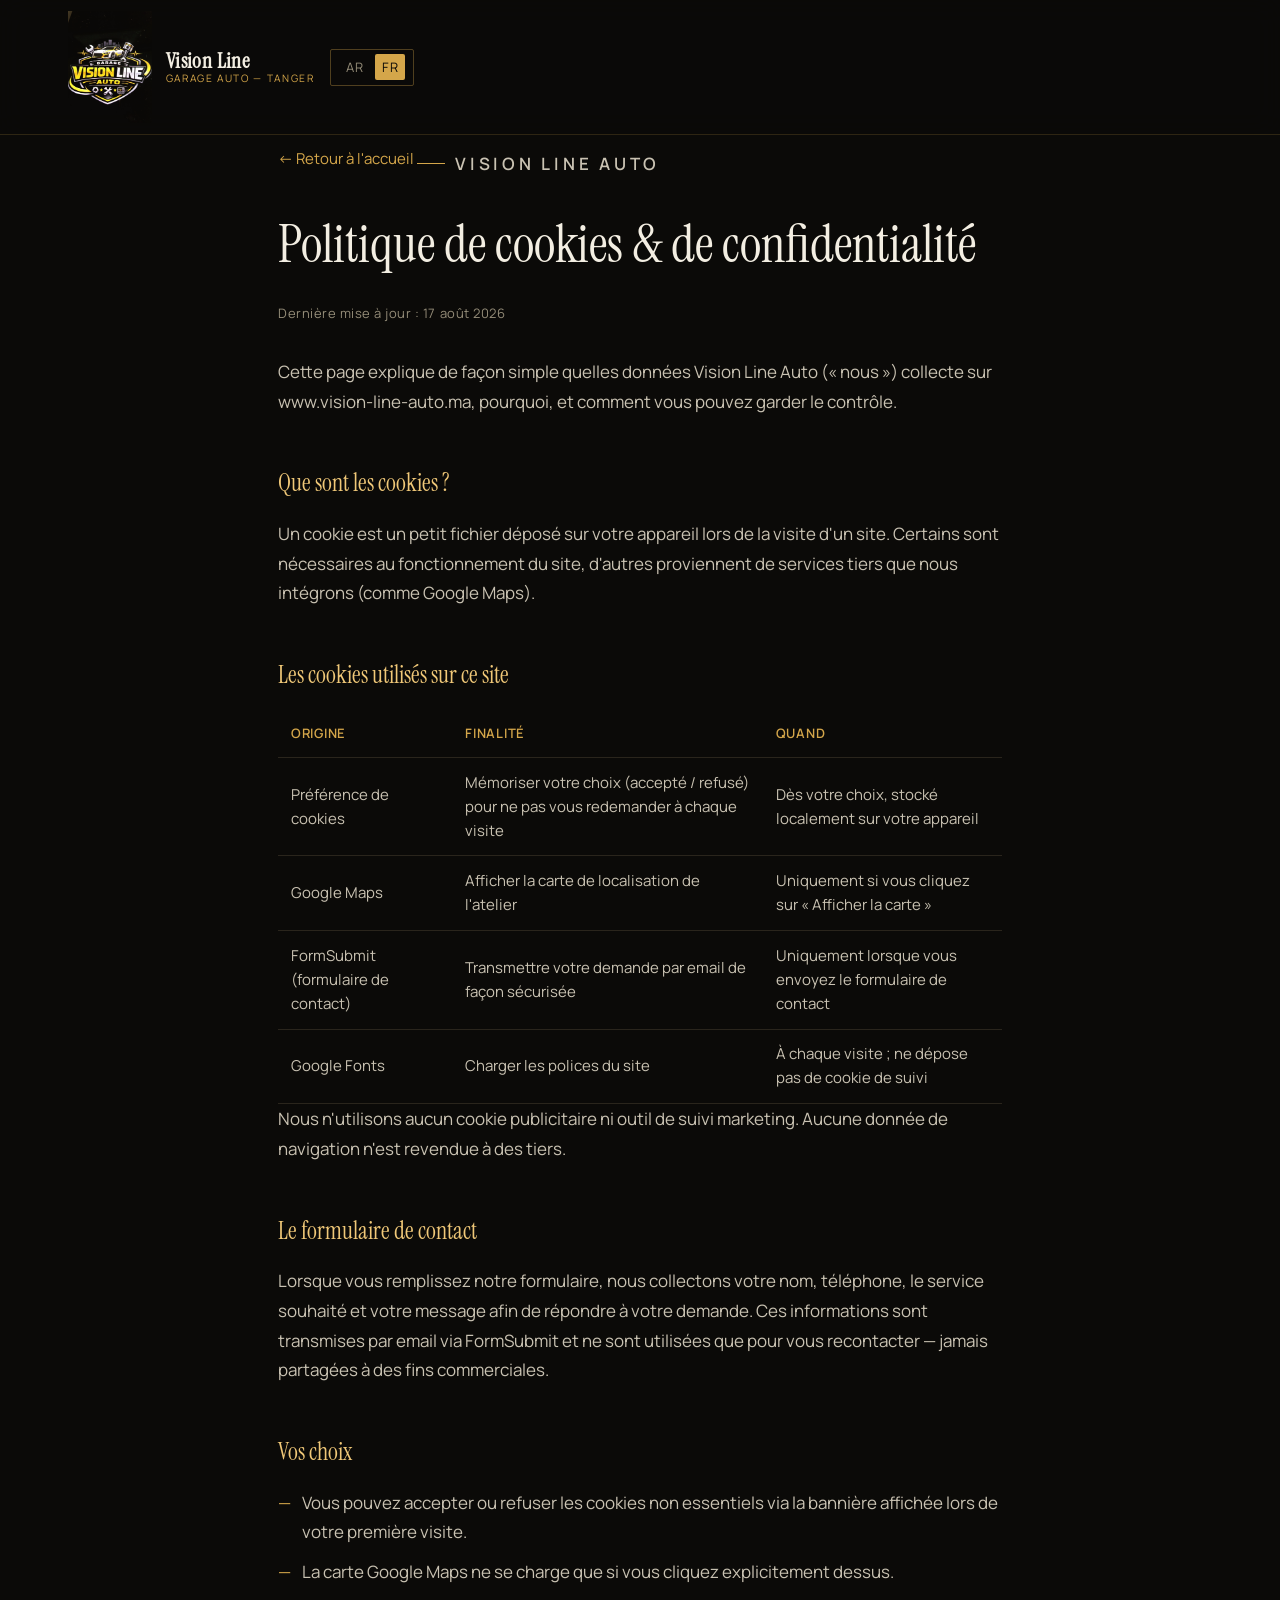
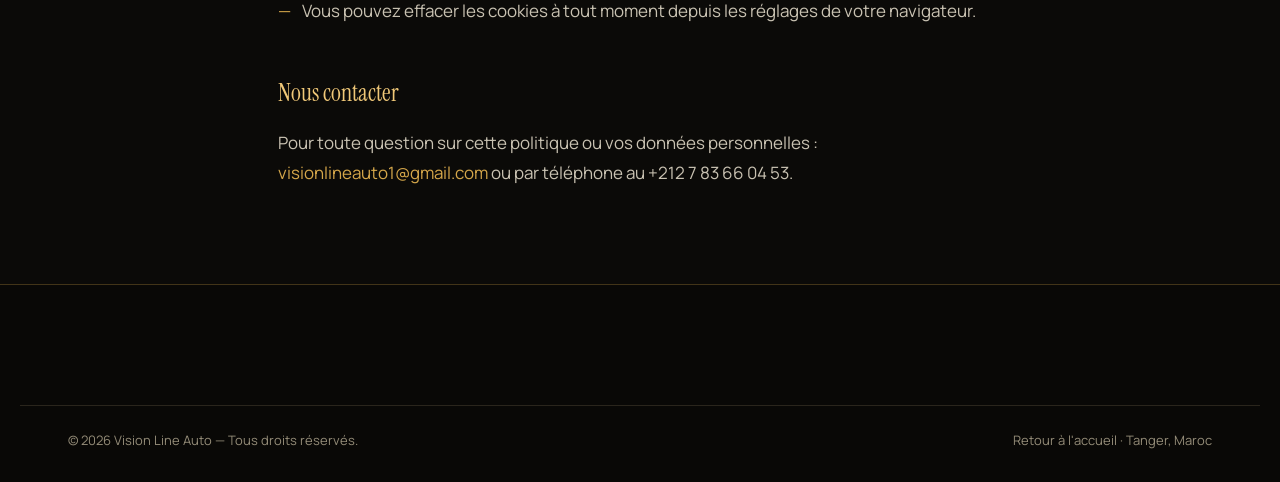
<file: politique-cookies.html>
<!DOCTYPE html>
<html lang="fr">
<head>
<meta charset="UTF-8">
<meta name="viewport" content="width=device-width, initial-scale=1">
<title>Politique de cookies — Vision Line Auto</title>
<meta name="description" content="Politique de cookies et de confidentialité de Vision Line Auto, atelier automobile à Tanger.">
<meta name="robots" content="noindex, follow">
<link rel="canonical" href="https://www.vision-line-auto.ma/politique-cookies.html">
<link rel="icon" href="favicon.svg" type="image/svg+xml">
<meta name="theme-color" content="#0b0a08">
<link rel="preconnect" href="https://fonts.googleapis.com">
<link rel="preconnect" href="https://fonts.gstatic.com" crossorigin>
<link href="https://fonts.googleapis.com/css2?family=Instrument+Serif:ital@0;1&family=Manrope:wght@400;500;600;700;800&display=swap" rel="stylesheet">
<link rel="stylesheet" href="assets/css/style.css?v=3">
</head>
<body>
<a href="#main" class="skip-link">Aller au contenu</a>

<header class="site-header scrolled">
  <div class="container header-inner">
    <div class="brand-group">
      <a href="index.html" class="brand" aria-label="Vision Line Auto — Accueil">
        <span class="brand-mark"><picture><source srcset="assets/images/logo/logo-md.webp" type="image/webp"><img src="assets/images/logo/logo-md.png" alt="Vision Line Auto" width="42" height="55" decoding="async"></picture></span>
        <span class="brand-word"><strong>Vision Line</strong><span>Garage Auto — Tanger</span></span>
      </a>
      <div class="lang-switch" aria-label="Choix de la langue">
        <a href="ar/politique-cookies.html">AR</a>
        <a href="index.html" class="active" aria-current="page">FR</a>
      </div>
    </div>
  </div>
</header>

<main id="main">
<section class="legal-page">
  <div class="container">
    <a href="index.html" class="back-link">&larr; Retour à l'accueil</a>
    <p class="eyebrow">Vision Line Auto</p>
    <h1>Politique de cookies &amp; de confidentialité</h1>
    <p class="updated">Dernière mise à jour : 17 août 2026</p>

    <p>Cette page explique de façon simple quelles données Vision Line Auto (« nous ») collecte sur www.vision-line-auto.ma, pourquoi, et comment vous pouvez garder le contrôle.</p>

    <h2>Que sont les cookies ?</h2>
    <p>Un cookie est un petit fichier déposé sur votre appareil lors de la visite d'un site. Certains sont nécessaires au fonctionnement du site, d'autres proviennent de services tiers que nous intégrons (comme Google Maps).</p>

    <h2>Les cookies utilisés sur ce site</h2>
    <table>
      <thead><tr><th>Origine</th><th>Finalité</th><th>Quand</th></tr></thead>
      <tbody>
        <tr><td>Préférence de cookies</td><td>Mémoriser votre choix (accepté / refusé) pour ne pas vous redemander à chaque visite</td><td>Dès votre choix, stocké localement sur votre appareil</td></tr>
        <tr><td>Google Maps</td><td>Afficher la carte de localisation de l'atelier</td><td>Uniquement si vous cliquez sur « Afficher la carte »</td></tr>
        <tr><td>FormSubmit (formulaire de contact)</td><td>Transmettre votre demande par email de façon sécurisée</td><td>Uniquement lorsque vous envoyez le formulaire de contact</td></tr>
        <tr><td>Google Fonts</td><td>Charger les polices du site</td><td>À chaque visite ; ne dépose pas de cookie de suivi</td></tr>
      </tbody>
    </table>
    <p>Nous n'utilisons aucun cookie publicitaire ni outil de suivi marketing. Aucune donnée de navigation n'est revendue à des tiers.</p>

    <h2>Le formulaire de contact</h2>
    <p>Lorsque vous remplissez notre formulaire, nous collectons votre nom, téléphone, le service souhaité et votre message afin de répondre à votre demande. Ces informations sont transmises par email via FormSubmit et ne sont utilisées que pour vous recontacter — jamais partagées à des fins commerciales.</p>

    <h2>Vos choix</h2>
    <ul>
      <li>Vous pouvez accepter ou refuser les cookies non essentiels via la bannière affichée lors de votre première visite.</li>
      <li>La carte Google Maps ne se charge que si vous cliquez explicitement dessus.</li>
      <li>Vous pouvez effacer les cookies à tout moment depuis les réglages de votre navigateur.</li>
    </ul>

    <h2>Nous contacter</h2>
    <p>Pour toute question sur cette politique ou vos données personnelles : <a href="mailto:visionlineauto1@gmail.com" style="color:var(--gold)">visionlineauto1@gmail.com</a> ou par téléphone au +212 7 83 66 04 53.</p>
  </div>
</section>
</main>

<footer class="site-footer">
  <div class="container footer-bottom">
    <span>© <span id="year"></span> Vision Line Auto — Tous droits réservés.</span>
    <span><a href="index.html" style="color:inherit;">Retour à l'accueil</a> · Tanger, Maroc</span>
  </div>
</footer>

<script>document.getElementById('year').textContent = new Date().getFullYear();</script>
</body>
</html>
</file>
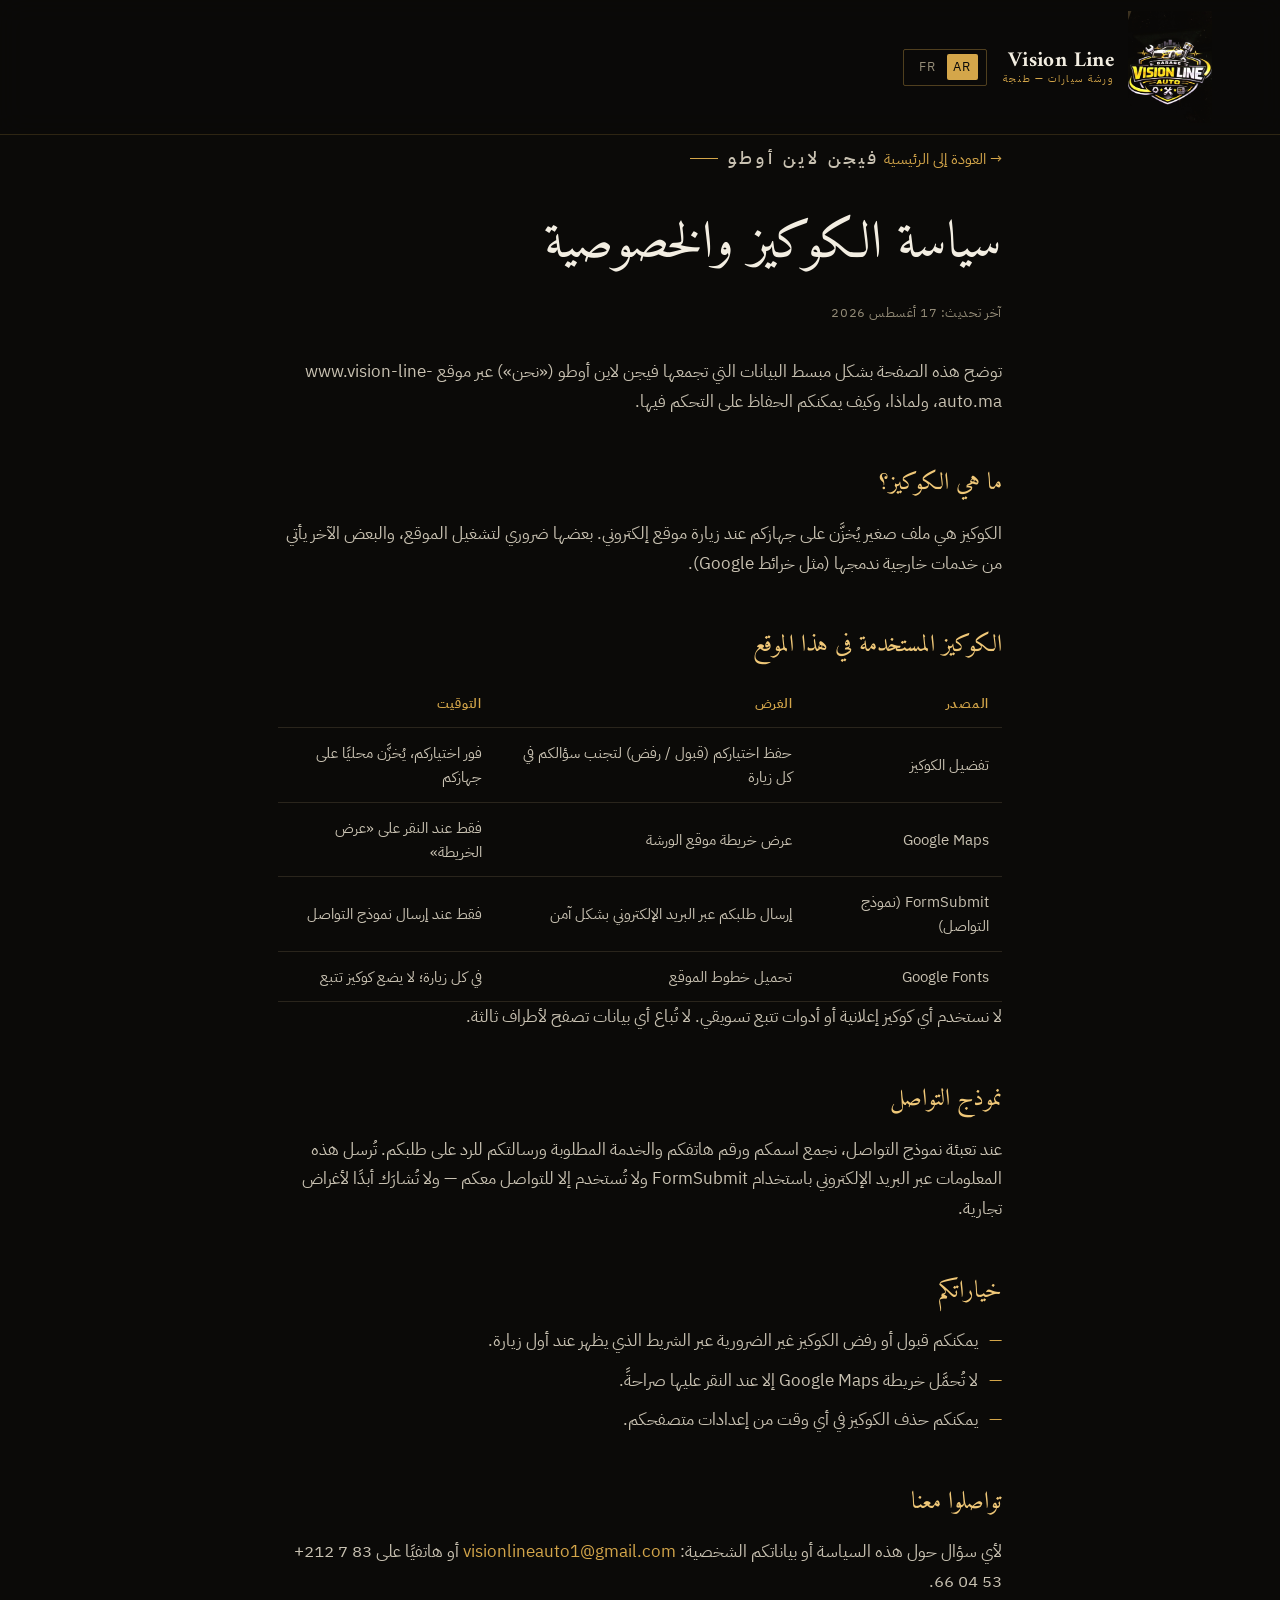
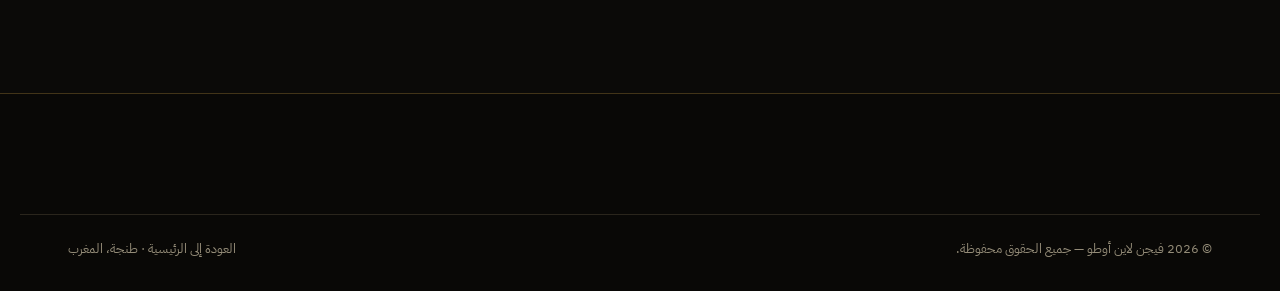
<file: ar/politique-cookies.html>
<!DOCTYPE html>
<html lang="ar" dir="rtl">
<head>
<meta charset="UTF-8">
<meta name="viewport" content="width=device-width, initial-scale=1">
<title>سياسة الكوكيز — فيجن لاين أوطو</title>
<meta name="description" content="سياسة الكوكيز والخصوصية الخاصة بفيجن لاين أوطو، ورشة سيارات بطنجة.">
<meta name="robots" content="noindex, follow">
<link rel="canonical" href="https://www.vision-line-auto.ma/ar/politique-cookies.html">
<link rel="icon" href="../favicon.svg" type="image/svg+xml">
<meta name="theme-color" content="#0b0a08">
<link rel="preconnect" href="https://fonts.googleapis.com">
<link rel="preconnect" href="https://fonts.gstatic.com" crossorigin>
<link href="https://fonts.googleapis.com/css2?family=Amiri:ital,wght@0,400;0,700;1,400&family=IBM+Plex+Sans+Arabic:wght@300;400;500;600;700&display=swap" rel="stylesheet">
<link rel="stylesheet" href="../assets/css/style.css?v=3">
</head>
<body>
<a href="#main" class="skip-link">الانتقال إلى المحتوى</a>

<header class="site-header scrolled">
  <div class="container header-inner">
    <div class="brand-group">
      <a href="index.html" class="brand" aria-label="فيجن لاين أوطو — الرئيسية">
        <span class="brand-mark"><picture><source srcset="../assets/images/logo/logo-md.webp" type="image/webp"><img src="../assets/images/logo/logo-md.png" alt="فيجن لاين أوطو" width="42" height="55" decoding="async"></picture></span>
        <span class="brand-word"><strong>Vision Line</strong><span>ورشة سيارات — طنجة</span></span>
      </a>
      <div class="lang-switch" aria-label="اختيار اللغة">
        <a href="index.html" class="active" aria-current="page">AR</a>
        <a href="../politique-cookies.html">FR</a>
      </div>
    </div>
  </div>
</header>

<main id="main">
<section class="legal-page">
  <div class="container">
    <a href="index.html" class="back-link">→ العودة إلى الرئيسية</a>
    <p class="eyebrow">فيجن لاين أوطو</p>
    <h1>سياسة الكوكيز والخصوصية</h1>
    <p class="updated">آخر تحديث: 17 أغسطس 2026</p>

    <p>توضح هذه الصفحة بشكل مبسط البيانات التي تجمعها فيجن لاين أوطو («نحن») عبر موقع www.vision-line-auto.ma، ولماذا، وكيف يمكنكم الحفاظ على التحكم فيها.</p>

    <h2>ما هي الكوكيز؟</h2>
    <p>الكوكيز هي ملف صغير يُخزَّن على جهازكم عند زيارة موقع إلكتروني. بعضها ضروري لتشغيل الموقع، والبعض الآخر يأتي من خدمات خارجية ندمجها (مثل خرائط Google).</p>

    <h2>الكوكيز المستخدمة في هذا الموقع</h2>
    <table>
      <thead><tr><th>المصدر</th><th>الغرض</th><th>التوقيت</th></tr></thead>
      <tbody>
        <tr><td>تفضيل الكوكيز</td><td>حفظ اختياركم (قبول / رفض) لتجنب سؤالكم في كل زيارة</td><td>فور اختياركم، يُخزَّن محليًا على جهازكم</td></tr>
        <tr><td>Google Maps</td><td>عرض خريطة موقع الورشة</td><td>فقط عند النقر على «عرض الخريطة»</td></tr>
        <tr><td>FormSubmit (نموذج التواصل)</td><td>إرسال طلبكم عبر البريد الإلكتروني بشكل آمن</td><td>فقط عند إرسال نموذج التواصل</td></tr>
        <tr><td>Google Fonts</td><td>تحميل خطوط الموقع</td><td>في كل زيارة؛ لا يضع كوكيز تتبع</td></tr>
      </tbody>
    </table>
    <p>لا نستخدم أي كوكيز إعلانية أو أدوات تتبع تسويقي. لا تُباع أي بيانات تصفح لأطراف ثالثة.</p>

    <h2>نموذج التواصل</h2>
    <p>عند تعبئة نموذج التواصل، نجمع اسمكم ورقم هاتفكم والخدمة المطلوبة ورسالتكم للرد على طلبكم. تُرسل هذه المعلومات عبر البريد الإلكتروني باستخدام FormSubmit ولا تُستخدم إلا للتواصل معكم — ولا تُشارَك أبدًا لأغراض تجارية.</p>

    <h2>خياراتكم</h2>
    <ul>
      <li>يمكنكم قبول أو رفض الكوكيز غير الضرورية عبر الشريط الذي يظهر عند أول زيارة.</li>
      <li>لا تُحمَّل خريطة Google Maps إلا عند النقر عليها صراحةً.</li>
      <li>يمكنكم حذف الكوكيز في أي وقت من إعدادات متصفحكم.</li>
    </ul>

    <h2>تواصلوا معنا</h2>
    <p>لأي سؤال حول هذه السياسة أو بياناتكم الشخصية: <a href="mailto:visionlineauto1@gmail.com" style="color:var(--gold)" dir="ltr">visionlineauto1@gmail.com</a> أو هاتفيًا على <span dir="ltr">+212 7 83 66 04 53</span>.</p>
  </div>
</section>
</main>

<footer class="site-footer">
  <div class="container footer-bottom">
    <span>© <span id="year"></span> فيجن لاين أوطو — جميع الحقوق محفوظة.</span>
    <span><a href="index.html" style="color:inherit;">العودة إلى الرئيسية</a> · طنجة، المغرب</span>
  </div>
</footer>

<script>document.getElementById('year').textContent = new Date().getFullYear();</script>
</body>
</html>
</file>
<file: assets/css/style.css>
/* ============================================================
   Vision Line Auto — Design System CSS
   Obsidian + Gold, editorial serif + clean sans, RTL-ready
   ============================================================ */

:root {
  /* Colors — derived from the logo */
  --obsidian: #0b0a08;
  --obsidian-2: #090806;
  --ink: #15120e;
  --ink-2: #1e1a14;
  --ink-line: #2a251c;
  --gold: #d4a64a;
  --gold-bright: #f0c878;
  --gold-deep: #9c7024;
  --chrome: #c6cbd1;
  --porcelain: #f3eee2;
  --porcelain-dim: #c9c2b2;
  --porcelain-faint: #948c78;
  --danger: #d9694f;

  /* Type */
  --font-display: "Instrument Serif", "Amiri", serif;
  --font-body: "Manrope", "IBM Plex Sans Arabic", -apple-system, sans-serif;

  --fs-xs: 0.8125rem;
  --fs-sm: 0.9375rem;
  --fs-base: 1.0625rem;
  --fs-md: 1.25rem;
  --fs-lg: clamp(1.75rem, 1.4rem + 1.5vw, 2.25rem);
  --fs-xl: clamp(2.25rem, 1.7rem + 2.5vw, 3.25rem);
  --fs-2xl: clamp(3rem, 2rem + 4.5vw, 4.75rem);
  --fs-3xl: clamp(3.5rem, 2rem + 7vw, 6.5rem);

  /* Space */
  --sp-1: 0.5rem;
  --sp-2: 1rem;
  --sp-3: 1.5rem;
  --sp-4: 2rem;
  --sp-5: 3rem;
  --sp-6: 4.5rem;
  --sp-7: 6rem;
  --sp-8: 9rem;

  --radius-sm: 2px;
  --radius-md: 4px;
  --ease: cubic-bezier(0.22, 1, 0.36, 1);
  --container: 1240px;
  --border-hair: 1px solid rgba(212, 166, 74, 0.28);
}

/* ---------- Reset ---------- */
*, *::before, *::after { box-sizing: border-box; }
html { scroll-behavior: smooth; }
@media (prefers-reduced-motion: reduce) {
  html { scroll-behavior: auto; }
  *, *::before, *::after {
    animation-duration: 0.001ms !important;
    animation-iteration-count: 1 !important;
    transition-duration: 0.001ms !important;
    scroll-behavior: auto !important;
  }
}
body {
  margin: 0;
  background: var(--obsidian);
  color: var(--porcelain);
  font-family: var(--font-body);
  font-size: var(--fs-base);
  line-height: 1.6;
  -webkit-font-smoothing: antialiased;
  overflow-x: hidden;
}
img { max-width: 100%; display: block; }
a { color: inherit; text-decoration: none; }
ul { list-style: none; margin: 0; padding: 0; }
h1, h2, h3, h4, p { margin: 0; }
button { font: inherit; cursor: pointer; }
input, textarea, select { font: inherit; }

/* Visible focus for keyboard nav */
a:focus-visible, button:focus-visible, input:focus-visible, textarea:focus-visible {
  outline: 2px solid var(--gold-bright);
  outline-offset: 3px;
}

.container {
  max-width: var(--container);
  margin-inline: auto;
  padding-inline: var(--sp-3);
}
@media (min-width: 768px) { .container { padding-inline: var(--sp-5); } }

/* ---------- Large screens: laptop → desktop → TV / 4K ---------- */
@media (min-width: 1600px) {
  :root { --container: 1400px; }
  html { font-size: 17.5px; }
}
@media (min-width: 2000px) {
  :root { --container: 1600px; --fs-3xl: clamp(4.5rem, 2rem + 8vw, 8rem); }
  html { font-size: 19px; }
  .service-icon { width: 64px; height: 64px; }
  .brand img { height: 128px; }
  .footer-brand img { height: 128px; }
}
@media (min-width: 2800px) {
  /* very large / TV-class displays viewed from a distance */
  :root { --container: 1900px; }
  html { font-size: 22px; }
  .whatsapp-float { width: 70px; height: 70px; }
  .whatsapp-float svg { width: 32px; height: 32px; }
}

.sr-only {
  position: absolute; width: 1px; height: 1px; padding: 0; margin: -1px;
  overflow: hidden; clip: rect(0,0,0,0); white-space: nowrap; border: 0;
}

/* Skip link */
.skip-link {
  position: absolute; top: -100px; left: var(--sp-2);
  background: var(--gold); color: var(--obsidian); padding: 0.75rem 1.25rem;
  z-index: 999; border-radius: var(--radius-sm); font-weight: 600;
  transition: top 0.2s var(--ease);
}
.skip-link:focus { top: var(--sp-2); }

/* ---------- Eyebrow / labels ---------- */
.eyebrow {
  display: inline-flex;
  align-items: center;
  gap: 0.6em;
  font-family: var(--font-body);
  font-size: var(--fs-xs);
  letter-spacing: 0.22em;
  text-transform: uppercase;
  color: var(--gold);
  font-weight: 600;
}
.eyebrow::before {
  content: "";
  width: 28px;
  height: 1px;
  background: var(--gold);
  display: inline-block;
}
[dir="rtl"] .eyebrow::before { order: 2; }

/* ---------- The Gold Thread (signature motif) ---------- */
.thread {
  position: relative;
  height: 1px;
  background: linear-gradient(90deg, transparent, var(--gold) 15%, var(--gold) 85%, transparent);
  transform: scaleX(0);
  transform-origin: left center;
  transition: transform 1.1s var(--ease);
}
[dir="rtl"] .thread { transform-origin: right center; }
.thread.in-view { transform: scaleX(1); }
.thread::after {
  content: "";
  position: absolute; top: 50%; left: 50%;
  width: 6px; height: 6px;
  background: var(--gold-bright);
  transform: translate(-50%, -50%) rotate(45deg);
}

.section-divider {
  max-width: var(--container);
  margin: 0 auto;
  padding-inline: var(--sp-3);
}
@media (min-width: 768px) { .section-divider { padding-inline: var(--sp-5); } }

/* corner-bracket frame for photos (echoes the crest linework) */
.framed {
  position: relative;
  overflow: hidden;
  background: var(--ink);
}
.framed picture { display: block; width: 100%; height: 100%; }
.framed img { width: 100%; height: 100%; object-fit: cover; }
.framed::before, .framed::after,
.framed .corner-tl, .framed .corner-br {
  content: "";
  position: absolute;
  width: 22px; height: 22px;
  border-color: var(--gold);
  z-index: 2;
  pointer-events: none;
}
.framed::before {
  top: 10px; left: 10px;
  border-top: 1.5px solid var(--gold);
  border-left: 1.5px solid var(--gold);
}
.framed::after {
  bottom: 10px; right: 10px;
  border-bottom: 1.5px solid var(--gold);
  border-right: 1.5px solid var(--gold);
}

/* ---------- Buttons ---------- */
.btn {
  display: inline-flex;
  align-items: center;
  justify-content: center;
  gap: 0.6em;
  padding: 0.95rem 1.9rem;
  font-size: var(--fs-sm);
  font-weight: 600;
  letter-spacing: 0.03em;
  border-radius: var(--radius-sm);
  border: 1px solid transparent;
  transition: all 0.25s var(--ease);
  white-space: nowrap;
  min-height: 44px;
}
.btn-gold {
  background: linear-gradient(180deg, var(--gold-bright), var(--gold));
  color: var(--obsidian);
  box-shadow: 0 1px 0 rgba(255,255,255,0.35) inset, 0 8px 24px -12px rgba(212,166,74,0.55);
}
.btn-gold:hover { filter: brightness(1.08); transform: translateY(-1px); }
.btn-outline {
  border-color: rgba(212,166,74,0.5);
  color: var(--porcelain);
  background: rgba(212,166,74,0.06);
}
.btn-outline:hover { border-color: var(--gold); background: rgba(212,166,74,0.12); }
.btn-ghost {
  color: var(--porcelain-dim);
}
.btn-ghost:hover { color: var(--gold-bright); }

/* ---------- Header ---------- */
.site-header {
  position: fixed;
  inset-inline: 0;
  top: 0;
  z-index: 100;
  padding-block: var(--sp-2);
  background: rgba(11,10,8,0);
  border-bottom: 1px solid transparent;
  transition: background 0.4s var(--ease), border-color 0.4s var(--ease), padding 0.3s var(--ease);
}
.site-header.scrolled {
  background: rgba(11,10,8,0.88);
  backdrop-filter: blur(14px);
  border-bottom: 1px solid rgba(212,166,74,0.18);
  padding-block: 0.7rem;
}
.header-inner {
  display: flex;
  align-items: center;
  justify-content: space-between;
  gap: var(--sp-3);
}
.brand-group { display: flex; align-items: center; gap: 1rem; flex-shrink: 0; }
.brand { display: flex; align-items: center; gap: 0.85rem; flex-shrink: 0; }
.brand-mark { display: block; line-height: 0; }
.brand img { height: 112px; width: auto; display: block; }
.brand-word { display: flex; flex-direction: column; line-height: 1.15; flex-shrink: 0; }
.brand-word strong {
  font-family: var(--font-display);
  font-size: 1.32rem;
  letter-spacing: 0.02em;
  color: var(--porcelain);
  white-space: nowrap;
}
.brand-word span {
  font-size: 0.64rem;
  letter-spacing: 0.16em;
  color: var(--gold);
  text-transform: uppercase;
  white-space: nowrap;
}

.main-nav { display: none; }
@media (min-width: 992px) {
  .main-nav { display: flex; align-items: center; gap: var(--sp-4); }
  .main-nav a {
    position: relative;
    font-size: var(--fs-sm);
    color: var(--porcelain-dim);
    padding-block: 0.3rem;
    transition: color 0.25s var(--ease);
  }
  .main-nav a::after {
    content: "";
    position: absolute; left: 0; bottom: -2px;
    width: 100%; height: 1px;
    background: var(--gold);
    transform: scaleX(0);
    transform-origin: right;
    transition: transform 0.3s var(--ease);
  }
  .main-nav a:hover { color: var(--porcelain); }
  .main-nav a:hover::after { transform: scaleX(1); transform-origin: left; }
}

.header-actions { display: flex; align-items: center; gap: var(--sp-2); }
.lang-switch {
  display: flex; align-items: center; gap: 0.3rem;
  font-size: var(--fs-xs); letter-spacing: 0.08em;
  border: 1px solid rgba(212,166,74,0.35);
  border-radius: var(--radius-sm);
  padding: 0.3rem 0.5rem;
}
.lang-switch a { padding: 0.15rem 0.4rem; color: var(--porcelain-faint); border-radius: 2px; }
.lang-switch a.active { color: var(--obsidian); background: var(--gold); }
.lang-switch a:hover:not(.active) { color: var(--gold-bright); }

.hamburger {
  display: inline-flex; flex-direction: column; gap: 5px;
  background: none; border: none; padding: 8px;
}
.hamburger span { width: 22px; height: 1.5px; background: var(--porcelain); transition: all 0.3s var(--ease); }
@media (min-width: 992px) { .hamburger { display: none; } }

/* Below desktop nav breakpoint the header has no room for the scrolled-state
   CTA button once brand + lang-switch + hamburger are all present -- it was
   pushing the hamburger itself off-screen. Hide it on mobile/tablet; the
   WhatsApp button and the "Contact" link in the mobile drawer cover the same need. */
@media (max-width: 991.98px) {
  #headerCta { display: none !important; }
}

/* On the narrowest phones, even without the CTA, brand + lang-switch +
   hamburger were still ~20px too wide for the viewport. Tighten spacing so
   the hamburger never gets pushed off-screen. */
@media (max-width: 479.98px) {
  .header-inner { gap: 0.6rem; padding-inline: 1rem; }
  .header-actions { gap: 0.6rem; }
}
@media (max-width: 374.98px) {
  .brand-word span { display: none; }
  .brand img { height: 78px; }
  .footer-brand img { height: 78px; }
}

.mobile-nav {
  position: fixed; inset: 0; z-index: 99;
  background: var(--obsidian);
  display: flex; flex-direction: column;
  padding: 6rem var(--sp-3) var(--sp-3);
  transform: translateY(-8px);
  opacity: 0;
  pointer-events: none;
  transition: opacity 0.3s var(--ease), transform 0.3s var(--ease);
}
.mobile-nav.open { opacity: 1; transform: translateY(0); pointer-events: auto; }
.mobile-nav a {
  font-family: var(--font-display);
  font-size: 2rem;
  padding: 0.6rem 0;
  border-bottom: 1px solid var(--ink-line);
  color: var(--porcelain);
}
@media (min-width: 992px) { .mobile-nav { display: none; } }

/* ---------- Hero ---------- */
.hero {
  position: relative;
  min-height: 100svh;
  display: flex;
  align-items: center;
  padding-top: 7rem;
  padding-bottom: var(--sp-6);
  overflow: hidden;
  background: var(--obsidian);
}
.hero-bg {
  position: absolute; inset: 0;
  background:
    radial-gradient(ellipse 90% 60% at 50% -10%, rgba(212,166,74,0.14), transparent 60%),
    radial-gradient(ellipse 60% 50% at 85% 100%, rgba(212,166,74,0.08), transparent 60%),
    linear-gradient(180deg, var(--obsidian-2) 0%, var(--obsidian) 55%, var(--ink) 130%);
}
.hero-bg .grain {
  position: absolute; inset: 0; opacity: 0.35; mix-blend-mode: overlay;
  background-image: url("data:image/svg+xml,%3Csvg xmlns='http://www.w3.org/2000/svg' width='180' height='180'%3E%3Cfilter id='n'%3E%3CfeTurbulence type='fractalNoise' baseFrequency='0.9' numOctaves='2' stitchTiles='stitch'/%3E%3C/filter%3E%3Crect width='100%25' height='100%25' filter='url(%23n)' opacity='0.5'/%3E%3C/svg%3E");
}
.hero-bg .weave {
  position: absolute; inset: 0;
  background-image:
    repeating-linear-gradient(115deg, rgba(212,166,74,0.05) 0px, rgba(212,166,74,0.05) 1px, transparent 1px, transparent 90px),
    repeating-linear-gradient(25deg, rgba(198,203,209,0.035) 0px, rgba(198,203,209,0.035) 1px, transparent 1px, transparent 120px);
}
.hero-content {
  position: relative; z-index: 2;
  max-width: 880px;
}
.hero-eyebrow { opacity: 0; transform: translateY(10px); animation: rise 0.8s var(--ease) 0.15s forwards; }
.hero h1 {
  font-family: var(--font-display);
  font-weight: 400;
  font-size: var(--fs-3xl);
  line-height: 1.03;
  color: var(--porcelain);
  margin-block: var(--sp-3) var(--sp-2);
  opacity: 0; transform: translateY(16px); animation: rise 0.9s var(--ease) 0.35s forwards;
}
.hero h1 em {
  font-style: italic;
  background: linear-gradient(100deg, var(--gold-bright), var(--gold) 60%, var(--gold-deep));
  -webkit-background-clip: text; background-clip: text; color: transparent;
}
.hero .thread-lead {
  width: 180px;
  opacity: 0;
  animation: fadein 0.6s var(--ease) 0.9s forwards;
}
.hero-lede {
  font-size: var(--fs-md);
  color: var(--porcelain-dim);
  max-width: 60ch;
  margin-block: var(--sp-3) var(--sp-4);
  opacity: 0; transform: translateY(14px); animation: rise 0.9s var(--ease) 0.55s forwards;
}
.hero-ctas {
  display: flex; flex-wrap: wrap; gap: var(--sp-2);
  opacity: 0; transform: translateY(14px); animation: rise 0.9s var(--ease) 0.72s forwards;
}
.hero-badges {
  display: flex; flex-wrap: wrap; gap: var(--sp-4);
  margin-top: var(--sp-5);
  padding-top: var(--sp-3);
  border-top: var(--border-hair);
  opacity: 0; transform: translateY(14px); animation: rise 0.9s var(--ease) 0.9s forwards;
}
.hero-badge { display: flex; align-items: center; gap: 0.6rem; }
.hero-badge svg { width: 22px; height: 22px; color: var(--gold); flex-shrink: 0; }
.hero-badge span { font-size: var(--fs-xs); color: var(--porcelain-dim); letter-spacing: 0.02em; max-width: 16ch; }

@keyframes rise { to { opacity: 1; transform: translateY(0); } }
@keyframes fadein { to { opacity: 1; } }
@media (prefers-reduced-motion: reduce) {
  .hero-eyebrow, .hero h1, .hero-lede, .hero-ctas, .hero-badges, .hero .thread-lead { animation: none !important; opacity: 1 !important; transform: none !important; }
}

.scroll-cue {
  position: absolute; bottom: var(--sp-3); left: 50%; transform: translateX(-50%);
  display: flex; flex-direction: column; align-items: center; gap: 0.5rem;
  color: var(--porcelain-faint); font-size: var(--fs-xs); letter-spacing: 0.15em;
  opacity: 0; animation: fadein 1s var(--ease) 1.3s forwards;
}
.scroll-cue .line { width: 1px; height: 32px; background: linear-gradient(var(--gold), transparent); animation: scrollcue 2s ease-in-out infinite; }
@keyframes scrollcue { 0%,100% { transform: scaleY(1); opacity: 0.6; } 50% { transform: scaleY(0.5); opacity: 1; } }
@media (prefers-reduced-motion: reduce) { .scroll-cue { animation: fadein 0.5s forwards; } .scroll-cue .line { animation: none; } }
@media (max-height: 760px) { .scroll-cue { display: none; } }

/* ---------- Reveal on scroll ---------- */
.reveal { opacity: 0; transform: translateY(24px); transition: opacity 0.8s var(--ease), transform 0.8s var(--ease); }
.reveal.in-view { opacity: 1; transform: translateY(0); }
.reveal-stagger > * { opacity: 0; transform: translateY(20px); transition: opacity 0.7s var(--ease), transform 0.7s var(--ease); }
.reveal-stagger.in-view > * { opacity: 1; transform: translateY(0); }
.reveal-stagger.in-view > *:nth-child(1) { transition-delay: 0.05s; }
.reveal-stagger.in-view > *:nth-child(2) { transition-delay: 0.16s; }
.reveal-stagger.in-view > *:nth-child(3) { transition-delay: 0.27s; }
.reveal-stagger.in-view > *:nth-child(4) { transition-delay: 0.38s; }
/* Photo reveal: gentle fade + soft zoom-out as real photos enter the viewport.
   Applied to the .framed wrapper (not the img) so it never fights the
   existing hover-zoom transform on the img itself. */
.photo-reveal {
  opacity: 0;
  transform: scale(0.94);
  transition: opacity 1s var(--ease), transform 1.1s var(--ease);
}
.photo-reveal.in-view { opacity: 1; transform: scale(1); }
.gallery-item:nth-child(2) .photo-reveal.in-view { transition-delay: 0.08s; }
.gallery-item:nth-child(3) .photo-reveal.in-view { transition-delay: 0.16s; }
.gallery-item:nth-child(4) .photo-reveal.in-view { transition-delay: 0.24s; }
.gallery-item:nth-child(5) .photo-reveal.in-view { transition-delay: 0.32s; }
.gallery-item:nth-child(6) .photo-reveal.in-view { transition-delay: 0.4s; }

@media (prefers-reduced-motion: reduce) {
  .reveal, .reveal-stagger > *, .photo-reveal { opacity: 1 !important; transform: none !important; transition-delay: 0s !important; }
}

/* ---------- Section basics ---------- */
section { position: relative; padding-block: var(--sp-7); }
.section-head { max-width: 640px; margin-bottom: var(--sp-5); }
.section-head h2 {
  font-family: var(--font-display);
  font-weight: 400;
  font-size: var(--fs-xl);
  color: var(--porcelain);
  margin-top: var(--sp-2);
  line-height: 1.1;
}
.section-head p { color: var(--porcelain-dim); margin-top: var(--sp-2); font-size: var(--fs-md); }
.section-head.centered { margin-inline: auto; text-align: center; }
.section-head.centered .eyebrow { justify-content: center; }

.bg-ink { background: var(--ink); }

/* ---------- Services ---------- */
.services-grid {
  display: grid;
  grid-template-columns: 1fr;
  border-top: var(--border-hair);
}
@media (min-width: 860px) { .services-grid { grid-template-columns: repeat(3, 1fr); } }
.service-card {
  padding: var(--sp-5) var(--sp-3);
  border-bottom: var(--border-hair);
  border-inline-end: none;
  position: relative;
  transition: background 0.35s var(--ease);
}
@media (min-width: 860px) {
  .service-card { border-inline-end: var(--border-hair); }
  .service-card:last-child { border-inline-end: none; }
}
.service-card:hover { background: rgba(212,166,74,0.035); }
.service-photo { aspect-ratio: 4/5; margin-bottom: var(--sp-4); border: var(--border-hair); }
.service-photo img { filter: saturate(0.92); }
.service-card:hover .service-photo img { transform: scale(1.045); }

/* Orbit dot: a small gold ball travelling once around the inside edge of
   each service frame — a quiet, continuous accent echoing "Le Filet d'Or". */
.orbit-dot {
  position: absolute;
  width: 6px;
  height: 6px;
  border-radius: 50%;
  background: var(--gold-bright);
  box-shadow: 0 0 6px 1px rgba(240, 200, 120, 0.65);
  top: 0;
  left: 0;
  animation: orbit-frame 8s linear infinite;
  pointer-events: none;
  z-index: 2;
}
.service-card:nth-child(2) .orbit-dot { animation-delay: -2.6s; }
.service-card:nth-child(3) .orbit-dot { animation-delay: -5.2s; }
@keyframes orbit-frame {
  0%   { top: 0; left: 0; }
  25%  { top: 0; left: calc(100% - 6px); }
  50%  { top: calc(100% - 6px); left: calc(100% - 6px); }
  75%  { top: calc(100% - 6px); left: 0; }
  100% { top: 0; left: 0; }
}
@media (prefers-reduced-motion: reduce) {
  .orbit-dot { display: none; }
}
.service-icon {
  width: 56px; height: 56px;
  display: flex; align-items: center; justify-content: center;
  border: 1px solid rgba(212,166,74,0.4);
  border-radius: 50%;
  margin-bottom: var(--sp-3);
  margin-top: calc(var(--sp-4) * -1 - 28px);
  position: relative;
  z-index: 3;
  background: var(--obsidian);
  transition: border-color 0.3s var(--ease), transform 0.3s var(--ease);
}
.service-card:hover .service-icon { border-color: var(--gold); transform: rotate(6deg); }
.service-icon svg { width: 26px; height: 26px; color: var(--gold); }
.service-card h3 {
  font-family: var(--font-display);
  font-size: var(--fs-lg);
  font-weight: 400;
  color: var(--porcelain);
  margin-bottom: 0.9rem;
}
.service-card p { color: var(--porcelain-dim); font-size: var(--fs-sm); margin-bottom: 1.1rem; }
.service-card p + p { margin-top: -0.6rem; }
.service-link {
  display: inline-flex; align-items: center; gap: 0.5rem;
  font-size: var(--fs-xs); letter-spacing: 0.14em; text-transform: uppercase;
  color: var(--gold); font-weight: 600;
}
.service-link svg { width: 14px; height: 14px; transition: transform 0.25s var(--ease); }
[dir="rtl"] .service-link svg { transform: scaleX(-1); }
.service-card:hover .service-link svg { transform: translateX(4px); }
[dir="rtl"] .service-card:hover .service-link svg { transform: scaleX(-1) translateX(4px); }

/* ---------- About ---------- */
.about-grid { display: grid; grid-template-columns: 1fr; gap: var(--sp-5); align-items: center; }
@media (min-width: 900px) { .about-grid { grid-template-columns: 1fr 1fr; gap: var(--sp-6); } }
.about-media { position: relative; }
.about-media .framed { aspect-ratio: 4/5; border: var(--border-hair); }
.about-media .framed.float {
  position: absolute; width: 55%; aspect-ratio: 4/5;
  bottom: -10%; inset-inline-start: -12%;
  border: 3px solid var(--obsidian);
  box-shadow: 0 30px 60px -20px rgba(0,0,0,0.6);
}
.about-text .lede { font-size: var(--fs-md); color: var(--porcelain); margin-block: var(--sp-2) var(--sp-3); font-family: var(--font-display); font-size: 1.6rem; line-height: 1.35; }
.about-list { display: grid; gap: var(--sp-2); margin-block: var(--sp-4); }
.about-list li { display: flex; gap: 0.8rem; align-items: flex-start; color: var(--porcelain-dim); font-size: var(--fs-sm); }
.about-list svg { width: 18px; height: 18px; color: var(--gold); flex-shrink: 0; margin-top: 3px; }
.stat-row { display: flex; gap: var(--sp-5); margin-top: var(--sp-5); padding-top: var(--sp-4); border-top: var(--border-hair); }
.stat b { font-family: var(--font-display); font-size: 2.4rem; color: var(--gold-bright); display: block; font-weight: 400; }
.stat span { font-size: var(--fs-xs); color: var(--porcelain-dim); letter-spacing: 0.04em; }

/* ---------- Gallery (contact-sheet strip) ---------- */
.gallery-strip {
  display: grid;
  grid-auto-flow: column;
  grid-auto-columns: 78%;
  gap: var(--sp-2);
  overflow-x: auto;
  scroll-snap-type: x mandatory;
  padding-bottom: var(--sp-3);
  margin-inline: calc(var(--sp-3) * -1);
  padding-inline: var(--sp-3);
  scrollbar-width: thin;
  scrollbar-color: var(--gold-deep) transparent;
}
@media (min-width: 640px) { .gallery-strip { grid-auto-columns: 46%; } }
@media (min-width: 992px) { .gallery-strip { grid-auto-columns: 30%; margin-inline: calc(var(--sp-5) * -1); padding-inline: var(--sp-5); } }
.gallery-item { scroll-snap-align: start; }
.gallery-item .framed { aspect-ratio: 3/4; border: var(--border-hair); }
.gallery-item .cap { display: flex; flex-wrap: wrap; justify-content: space-between; gap: 0.15em 0.6em; padding-top: 0.7rem; font-size: var(--fs-xs); color: var(--porcelain-faint); letter-spacing: 0.04em; }
.gallery-item .cap b { color: var(--gold); font-weight: 600; }

/* ---------- Testimonials ---------- */
.testi-grid { display: grid; gap: var(--sp-3); grid-template-columns: 1fr; }
@media (min-width: 860px) { .testi-grid { grid-template-columns: repeat(3, 1fr); } }
.testi-card {
  padding: var(--sp-4);
  border: var(--border-hair);
  background: var(--ink);
  position: relative;
}
.testi-quote { font-family: var(--font-display); font-size: 2.6rem; color: var(--gold); line-height: 0.5; display: block; margin-bottom: 1rem; }
.testi-card p.body { color: var(--porcelain-dim); font-size: var(--fs-sm); margin-bottom: var(--sp-3); min-height: 4.5em; }
.testi-person { display: flex; align-items: center; gap: 0.8rem; padding-top: var(--sp-2); border-top: 1px solid var(--ink-line); }
.testi-avatar {
  width: 38px; height: 38px; border-radius: 50%;
  background: linear-gradient(135deg, var(--gold), var(--gold-deep));
  display: flex; align-items: center; justify-content: center;
  color: var(--obsidian); font-weight: 700; font-size: 0.85rem;
  font-family: var(--font-display);
}
.testi-person b { display: block; font-size: var(--fs-sm); color: var(--porcelain); font-weight: 600; }
.testi-person span { font-size: var(--fs-xs); color: var(--porcelain-faint); }
.testi-source { display: flex; align-items: center; gap: 0.4rem; }
.testi-note {
  margin-top: var(--sp-4); text-align: center; font-size: var(--fs-xs); color: var(--porcelain-faint);
}

/* ---------- Contact ---------- */
.contact-grid { display: grid; grid-template-columns: 1fr; gap: var(--sp-5); }
@media (min-width: 992px) { .contact-grid { grid-template-columns: 1fr 1.15fr; gap: var(--sp-6); } }
.contact-rows { display: grid; gap: 0; margin-top: var(--sp-4); border-top: var(--border-hair); }
.contact-row {
  display: flex; align-items: center; gap: var(--sp-2);
  padding-block: var(--sp-2);
  border-bottom: var(--border-hair);
  color: var(--porcelain);
  transition: padding-inline-start 0.25s var(--ease), color 0.25s var(--ease);
}
.contact-row:hover { color: var(--gold-bright); padding-inline-start: 0.4rem; }
.contact-row svg { width: 20px; height: 20px; color: var(--gold); flex-shrink: 0; }
.contact-row .label { font-size: var(--fs-xs); color: var(--porcelain-faint); letter-spacing: 0.08em; text-transform: uppercase; display: block; }
.contact-row .value { font-size: var(--fs-base); }
.social-row { display: flex; gap: var(--sp-2); margin-top: var(--sp-4); }
.social-btn {
  width: 44px; height: 44px; display: flex; align-items: center; justify-content: center;
  border: var(--border-hair); border-radius: 50%; color: var(--gold);
  transition: all 0.25s var(--ease);
}
.social-btn:hover { background: var(--gold); color: var(--obsidian); }
.social-btn svg { width: 19px; height: 19px; }

.map-frame { border: var(--border-hair); position: relative; min-height: 320px; background: var(--ink); }
.map-frame iframe { width: 100%; height: 320px; border: 0; filter: grayscale(0.35) invert(0.92) contrast(0.9); display: block; }
@media (min-width: 992px) { .map-frame iframe { height: 100%; min-height: 420px; } .map-frame { min-height: 420px; } }
.map-placeholder {
  width: 100%; height: 100%; min-height: 320px;
  display: flex; flex-direction: column; align-items: center; justify-content: center; gap: 0.7rem;
  background:
    radial-gradient(circle at 50% 40%, rgba(212,166,74,0.10), transparent 55%),
    repeating-linear-gradient(115deg, rgba(212,166,74,0.05) 0px, rgba(212,166,74,0.05) 1px, transparent 1px, transparent 70px);
  border: none; color: var(--porcelain-dim); text-align: center; padding: var(--sp-3);
  transition: background 0.3s var(--ease);
}
.map-placeholder:hover { background-color: rgba(212,166,74,0.04); }
.map-placeholder svg { width: 34px; height: 34px; color: var(--gold); }
.map-placeholder span { font-family: var(--font-display); font-size: 1.2rem; color: var(--porcelain); }
.map-placeholder small { font-size: var(--fs-xs); color: var(--porcelain-faint); max-width: 32ch; }
.map-placeholder small a { color: var(--gold); text-decoration: underline; }

.contact-form { display: grid; gap: var(--sp-2); }
.field { display: grid; gap: 0.4rem; }
.field label { font-size: var(--fs-xs); letter-spacing: 0.06em; color: var(--porcelain-dim); text-transform: uppercase; }
.field input, .field textarea, .field select {
  background: var(--ink);
  border: 1px solid var(--ink-line);
  color: var(--porcelain);
  padding: 0.85rem 1rem;
  border-radius: var(--radius-sm);
  transition: border-color 0.25s var(--ease);
  min-height: 44px;
}
.field textarea { min-height: 120px; resize: vertical; }
.field input:focus, .field textarea:focus, .field select:focus { border-color: var(--gold); }
.field-row { display: grid; grid-template-columns: 1fr; gap: var(--sp-2); }
@media (min-width: 560px) { .field-row { grid-template-columns: 1fr 1fr; } }
.form-note { font-size: var(--fs-xs); color: var(--porcelain-faint); margin-top: 0.3rem; }
.form-status { font-size: var(--fs-sm); margin-top: 0.6rem; min-height: 1.4em; }
.form-status[data-state="ok"] { color: #8fce9c; }
.form-status[data-state="err"] { color: var(--danger); }

/* ---------- Footer ---------- */
.site-footer { background: var(--obsidian-2); border-top: var(--border-hair); padding-block: var(--sp-6) var(--sp-4); }
.footer-grid { display: grid; grid-template-columns: 1fr; gap: var(--sp-5); }
@media (min-width: 860px) { .footer-grid { grid-template-columns: 1.3fr 1fr 1fr; } }
.footer-brand-top { display: flex; align-items: center; gap: 1rem; flex-wrap: wrap; margin-bottom: var(--sp-2); }
.footer-brand img { height: 112px; margin-bottom: 0; }
.footer-brand p { color: var(--porcelain-faint); font-size: var(--fs-sm); max-width: 34ch; }
.footer-col h4 { font-family: var(--font-display); font-weight: 400; font-size: 1.1rem; color: var(--porcelain); margin-bottom: var(--sp-2); }
.footer-col a, .footer-col p { display: block; color: var(--porcelain-dim); font-size: var(--fs-sm); padding-block: 0.35rem; }
.footer-col a:hover { color: var(--gold-bright); }
.footer-bottom {
  margin-top: var(--sp-5); padding-top: var(--sp-3); border-top: 1px solid var(--ink-line);
  display: flex; flex-wrap: wrap; justify-content: space-between; gap: var(--sp-2);
  font-size: var(--fs-xs); color: var(--porcelain-faint);
}

/* ---------- Floating WhatsApp ---------- */
.whatsapp-float {
  position: fixed;
  bottom: var(--sp-3);
  inset-inline-end: var(--sp-3);
  z-index: 90;
  width: 58px; height: 58px;
  border-radius: 50%;
  background: linear-gradient(180deg, var(--gold-bright), var(--gold));
  display: flex; align-items: center; justify-content: center;
  box-shadow: 0 12px 30px -10px rgba(212,166,74,0.6);
  transition: transform 0.25s var(--ease);
}
.whatsapp-float:hover { transform: scale(1.06); }
.whatsapp-float svg { width: 27px; height: 27px; color: var(--obsidian); position: relative; z-index: 2; }
.whatsapp-float::before {
  content: "";
  position: absolute; inset: -6px;
  border-radius: 50%;
  border: 1.5px solid var(--gold);
  opacity: 0.6;
  animation: sonar 2.6s ease-out infinite;
}
@keyframes sonar {
  0% { transform: scale(0.85); opacity: 0.55; }
  70% { transform: scale(1.35); opacity: 0; }
  100% { transform: scale(1.35); opacity: 0; }
}

/* ============================================================
   Motion layer — "the site is alive"
   All continuous/idle motion here is gated by prefers-reduced-motion
   ============================================================ */

/* Scroll progress thread, spanning the very top of the viewport */
.scroll-progress {
  position: fixed; top: 0; left: 0; right: 0; z-index: 200;
  height: 2px;
  background: linear-gradient(90deg, var(--gold-deep), var(--gold-bright));
  transform: scaleX(0);
  transform-origin: left center;
  transition: transform 0.12s linear;
}
[dir="rtl"] .scroll-progress { transform-origin: right center; }

/* Shimmering gold gradient text (hero emphasis word) */
.hero h1 em {
  background-size: 220% 100%;
  animation: shimmer 5s ease-in-out infinite;
}
@keyframes shimmer {
  0%, 100% { background-position: 0% 50%; }
  50% { background-position: 100% 50%; }
}

/* Logo shine sweep */
.brand-mark { position: relative; overflow: hidden; }
.brand img { position: relative; }
.brand-mark::after {
  content: "";
  position: absolute; top: 0; bottom: 0; left: -60%;
  width: 40%;
  background: linear-gradient(100deg, transparent, rgba(240,200,120,0.28), transparent);
  transform: skewX(-20deg);
  animation: shine 7s ease-in-out infinite;
  animation-delay: 2s;
  pointer-events: none;
}
@keyframes shine {
  0%, 15% { left: -60%; }
  35%, 100% { left: 130%; }
}

/* Hero cursor spotlight (desktop, mouse-reactive) */
.hero-bg .spotlight {
  position: absolute; inset: 0;
  background: radial-gradient(420px circle at var(--mx, 50%) var(--my, 20%), rgba(212,166,74,0.10), transparent 60%);
  transition: background 0.3s ease-out;
}

/* Continuous light travelling along section dividers */
.thread { overflow: visible; }
.thread::before {
  content: "";
  position: absolute; top: 0; left: 0; height: 100%; width: 26%;
  background: linear-gradient(90deg, transparent, rgba(240,200,120,0.9), transparent);
  opacity: 0;
  animation: travel 4.5s ease-in-out infinite;
  animation-delay: 1.4s;
}
.thread.in-view::before { opacity: 0.9; }
@keyframes travel {
  0% { transform: translateX(-30%); }
  100% { transform: translateX(420%); }
}

/* Idle breathing ring on service icons + hero badge icons */
.service-icon { position: relative; }
.service-icon::after {
  content: "";
  position: absolute; inset: -5px;
  border-radius: 50%;
  border: 1px solid rgba(212,166,74,0.35);
  animation: breathe 3.6s ease-in-out infinite;
}
@keyframes breathe {
  0%, 100% { transform: scale(0.94); opacity: 0.5; }
  50% { transform: scale(1.06); opacity: 0; }
}

/* Magnetic buttons (JS sets --mx/--my via inline transform); shine sweep on hover */
.btn { position: relative; overflow: hidden; will-change: transform; }
.btn::before {
  content: "";
  position: absolute; top: 0; bottom: 0; left: -75%; width: 45%;
  background: linear-gradient(100deg, transparent, rgba(255,255,255,0.35), transparent);
  transform: skewX(-20deg);
  transition: left 0.65s var(--ease);
}
.btn:hover::before { left: 125%; }

/* Service card tilt (JS-driven transform), smoothed by transition */
.service-card { transition: background 0.35s var(--ease), transform 0.35s var(--ease); transform-style: preserve-3d; will-change: transform; }

/* Gallery image hover zoom + drag cue */
.framed img { transition: transform 0.7s var(--ease); }
.gallery-item:hover .framed img { transform: scale(1.07); }
.about-media .framed img { transition: transform 0.7s var(--ease); }
.about-media:hover .framed img { transform: scale(1.04); }

.gallery-hint {
  display: flex; align-items: center; gap: 0.5rem;
  font-size: var(--fs-xs); color: var(--porcelain-faint); letter-spacing: 0.08em;
  margin-top: var(--sp-2);
}
.gallery-hint svg { width: 15px; height: 15px; color: var(--gold); animation: nudge 1.8s ease-in-out infinite; }
@keyframes nudge {
  0%, 100% { transform: translateX(0); }
  50% { transform: translateX(6px); }
}
[dir="rtl"] .gallery-hint svg { animation-name: nudge-rtl; }
@keyframes nudge-rtl {
  0%, 100% { transform: translateX(0); }
  50% { transform: translateX(-6px); }
}

/* Testimonial card lift */
.testi-card { transition: transform 0.4s var(--ease), border-color 0.4s var(--ease); }
.testi-card:hover { transform: translateY(-6px); border-color: rgba(212,166,74,0.55); }

/* Nav link underline idle shimmer removed in favor of hover-only (kept sober) */

@media (prefers-reduced-motion: reduce) {
  .hero h1 em { animation: none; }
  .brand-mark::after { display: none; }
  .hero-bg .spotlight { display: none; }
  .thread::before { display: none; }
  .service-icon::after { display: none; }
  .btn::before { display: none; }
  .gallery-hint svg { animation: none; }
  .whatsapp-float::before { display: none; }
  .service-card, .testi-card { transition: none; }
}
@media (hover: none) {
  /* touch devices: drop hover-only micro interactions that need a pointer */
  .service-card { transform: none !important; }
}

/* ---------- Cookie consent banner ---------- */
.cookie-banner {
  position: fixed; z-index: 300;
  left: var(--sp-2); right: var(--sp-2); bottom: var(--sp-2);
  max-width: 560px;
  margin-inline: auto;
  background: var(--ink);
  border: var(--border-hair);
  box-shadow: 0 20px 60px -20px rgba(0,0,0,0.7);
  padding: var(--sp-3);
  display: flex; flex-direction: column; gap: var(--sp-2);
  transform: translateY(140%);
  opacity: 0;
  transition: transform 0.5s var(--ease), opacity 0.5s var(--ease);
}
.cookie-banner.visible { transform: translateY(0); opacity: 1; }
.cookie-banner p { font-size: var(--fs-sm); color: var(--porcelain-dim); margin: 0; }
.cookie-banner p a { color: var(--gold); text-decoration: underline; }
.cookie-banner .cookie-actions { display: flex; flex-wrap: wrap; gap: 0.7rem; }
.cookie-banner .btn { padding: 0.7rem 1.3rem; font-size: var(--fs-xs); }
@media (prefers-reduced-motion: reduce) { .cookie-banner { transition: opacity 0.3s ease; transform: none; } }

/* ---------- Legal pages (cookie policy) ---------- */
.legal-page { padding-top: 9rem; padding-bottom: var(--sp-7); }
.legal-page .container { max-width: 820px; }
.legal-page h1 { font-family: var(--font-display); font-weight: 400; font-size: var(--fs-xl); margin-bottom: var(--sp-2); }
.legal-page h2 { font-family: var(--font-display); font-weight: 400; font-size: 1.5rem; color: var(--gold-bright); margin-top: var(--sp-5); margin-bottom: var(--sp-2); }
.legal-page p, .legal-page li { color: var(--porcelain-dim); font-size: var(--fs-base); line-height: 1.75; }
.legal-page ul { display: grid; gap: 0.6rem; margin-top: var(--sp-2); }
.legal-page li { display: flex; gap: 0.7rem; }
.legal-page li::before { content: "—"; color: var(--gold); flex-shrink: 0; }
.legal-page .updated { font-size: var(--fs-xs); color: var(--porcelain-faint); letter-spacing: 0.04em; margin-bottom: var(--sp-4); }
.legal-page table { width: 100%; border-collapse: collapse; margin-top: var(--sp-2); font-size: var(--fs-sm); }
.legal-page th, .legal-page td { text-align: start; padding: 0.8rem; border-bottom: 1px solid var(--ink-line); color: var(--porcelain-dim); }
.legal-page th { color: var(--gold); font-weight: 600; font-size: var(--fs-xs); letter-spacing: 0.06em; text-transform: uppercase; }
.legal-page .back-link { display: inline-flex; align-items: center; gap: 0.5rem; margin-bottom: var(--sp-4); color: var(--gold); font-size: var(--fs-sm); }

/* ---------- Utility ---------- */
.italic { font-style: italic; }
.text-gold { color: var(--gold); }
.mt-0 { margin-top: 0; }
</file>
